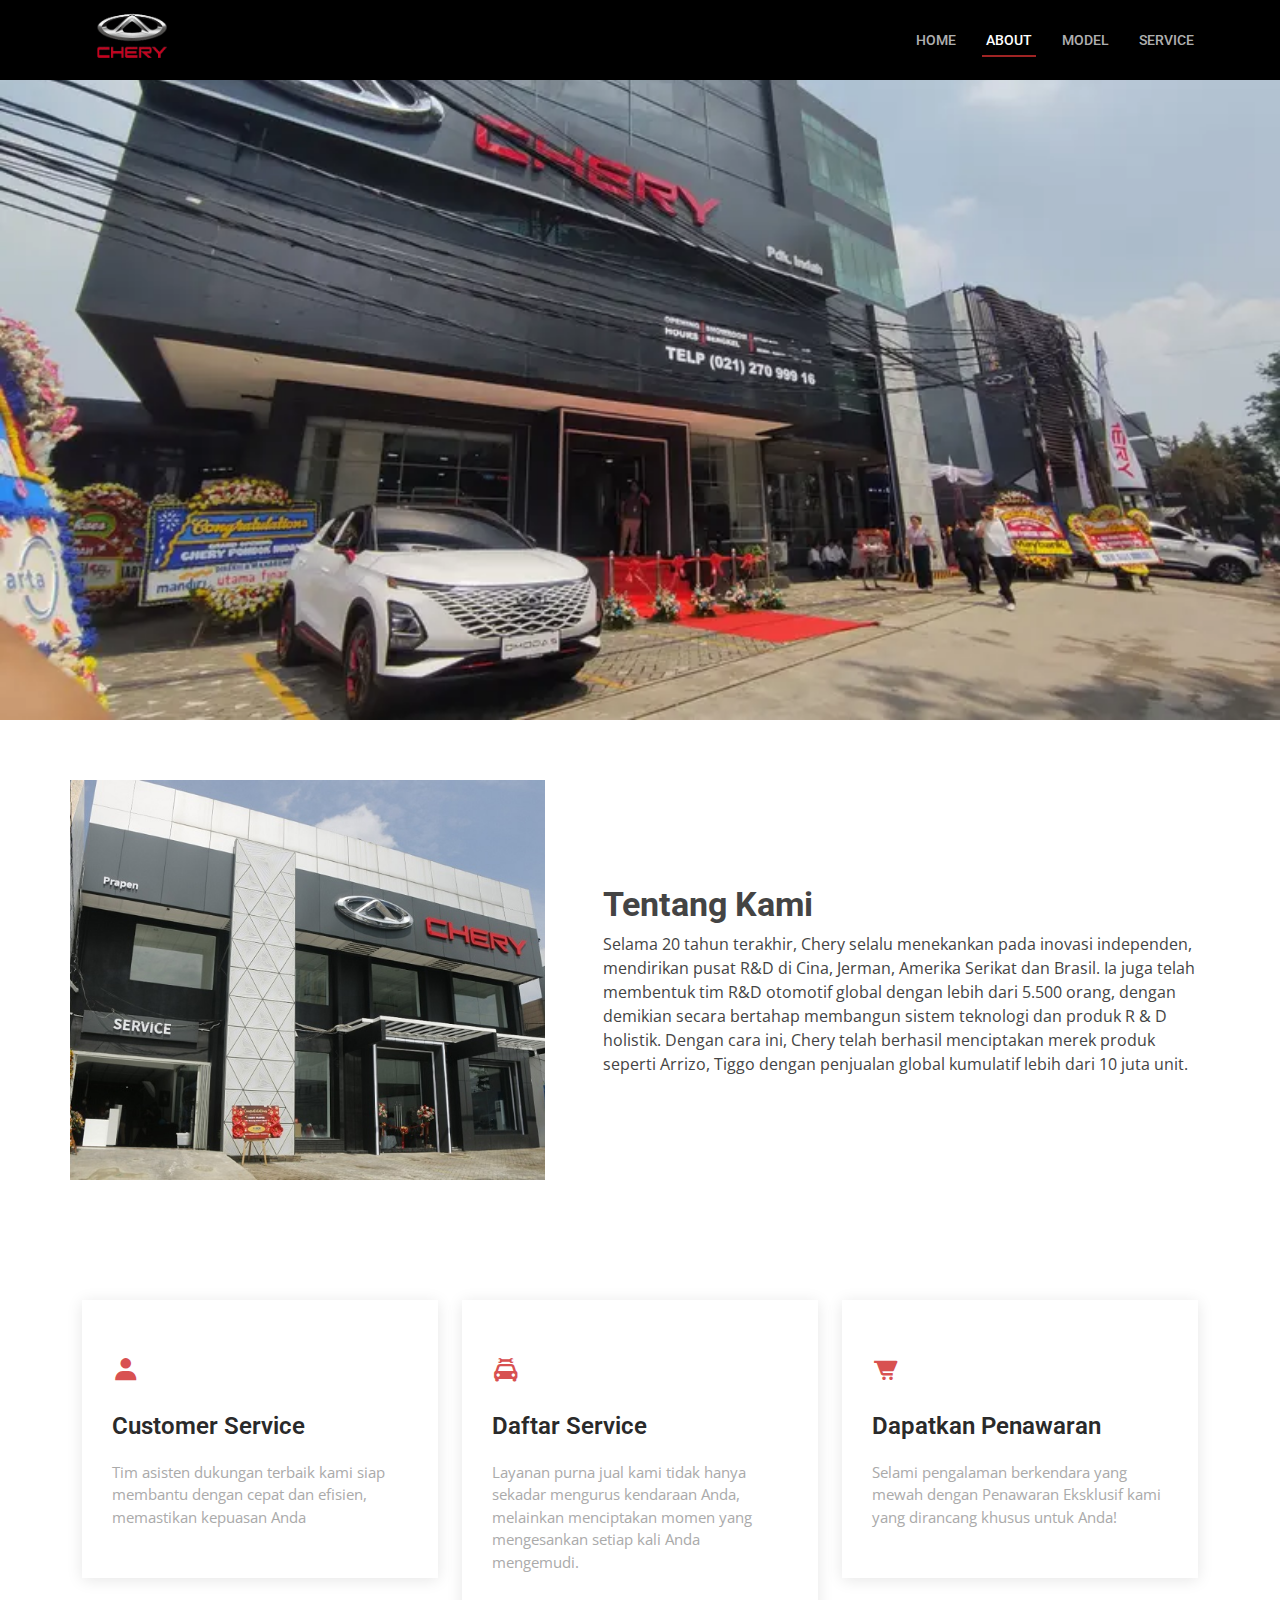
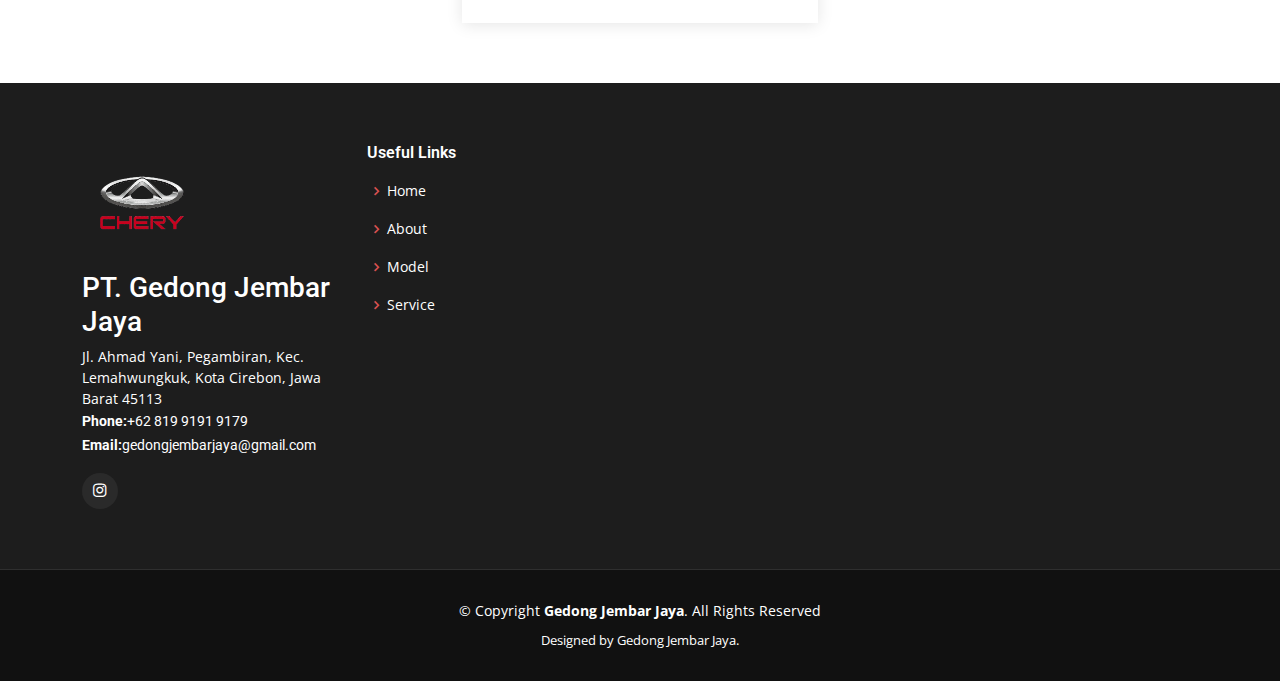
<file: about.html>
<!DOCTYPE html>
<html lang="en">

<head>
  <meta charset="utf-8">
  <meta content="width=device-width, initial-scale=1.0" name="viewport">

  <title>Chery Cirebon</title>
  <meta content="Chary Motor Cirebon" name="description">
  <meta content="" name="keywords">

  <!-- Favicons -->
  <link href="assets/img/chary-removebg-preview.png" rel="icon">
  <link href="assets/img/chary-removebg-preview.png" rel="chary-removebg-preview"> 

  <!-- Google Fonts -->
  <link href="https://fonts.googleapis.com/css?family=Open+Sans:300,300i,400,400i,600,600i,700,700i|Roboto:300,300i,400,400i,500,500i,600,600i,700,700i|Poppins:300,300i,400,400i,500,500i,600,600i,700,700i" rel="stylesheet">

  <!-- Vendor CSS Files -->
  <link href="assets/vendor/animate.css/animate.min.css" rel="stylesheet">
  <link href="assets/vendor/bootstrap/css/bootstrap.min.css" rel="stylesheet">
  <link href="assets/vendor/bootstrap-icons/bootstrap-icons.css" rel="stylesheet">
  <link href="assets/vendor/boxicons/css/boxicons.min.css" rel="stylesheet">
  <link href="assets/vendor/glightbox/css/glightbox.min.css" rel="stylesheet">
  <link href="assets/vendor/swiper/swiper-bundle.min.css" rel="stylesheet">
  <script>window.whatsformId = '3s2FBp';window.whatsformMessage = 'Pesan di WhatsApp';</script><script async src="https://whatsform.com/launcher.js"></script>
  <script async src="https://whatsform.com/launcher.js" id="wf-widget" data-id="3s2FBp" data-message="Pesan di WhatsApp" ></script>
  <!-- Template Main CSS File -->
  <link href="assets/css/style.css" rel="stylesheet">

  <!-- =======================================================
  * Template Name: Groovin
  * Updated: Sep 18 2023 with Bootstrap v5.3.2
  * Template URL: https://bootstrapmade.com/groovin-free-bootstrap-theme/
  * Author: BootstrapMade.com
  * License: https://bootstrapmade.com/license/
  ======================================================== -->
</head>

<body>

  <!-- ======= Header ======= -->
  <header id="header" class="fixed-top d-flex align-items-center">
    <div class="container d-flex align-items-center justify-content-between">

      <h1 class="logo"><a href="index.html"><img src="assets/img/chary-removebg-preview.png" alt="" ></a></h1>
      <!-- Uncomment below if you prefer to use an image logo -->
      <!-- <a href="index.html" class="logo"><img src="assets/img/logo.png" alt="" class="img-fluid"></a>-->

      <nav id="navbar" class="navbar">
        <ul>
          <li><a class="nav-link scrollto " href="index.html">Home</a></li>
          <li><a class="nav-link scrollto active" href="about.html">About</a></li>
          <li><a class="nav-link scrollto " href="model.html">Model</a></li>
          <li><a class="nav-link scrollto" href="https://docs.google.com/forms/d/e/1FAIpQLScWDVNHEycn4ak2Sy8E2SIZBmfEGKEh1wnEQr1R_g72WHatYg/viewform?usp=sf_link">Service</a></li>
         
         
          <!-- <li class="dropdown"><a href="#"><span>Drop Down</span> <i class="bi bi-chevron-down"></i></a>
            <ul>
              <li><a href="#">Drop Down 1</a></li>
              <li class="dropdown"><a href="#"><span>Deep Drop Down</span> <i class="bi bi-chevron-right"></i></a>
                <ul>
                  <li><a href="#">Deep Drop Down 1</a></li>
                  <li><a href="#">Deep Drop Down 2</a></li>
                  <li><a href="#">Deep Drop Down 3</a></li>
                  <li><a href="#">Deep Drop Down 4</a></li>
                  <li><a href="#">Deep Drop Down 5</a></li>
                </ul>
              </li>
              <li><a href="#">Drop Down 2</a></li>
              <li><a href="#">Drop Down 3</a></li>
              <li><a href="#">Drop Down 4</a></li>
            </ul>
          </li> -->
         
         
        </ul>
        <i class="bi bi-list mobile-nav-toggle"></i>
      </nav><!-- .navbar -->

    </div>
  </header><!-- End Header -->

  <img src="assets/img/car/005903500_1695214817-Chery_Pondok_Indah.webp" alt="" style="width:100%; height: 100hv;">

  <section id="about" class="about">
    <div class="container">

      <div class="row no-gutters">
        <div class="image col-xl-5 d-flex align-items-stretch justify-content-center justify-content-lg-start"></div>
        <div class="col-xl-7 ps-0 ps-lg-5 pe-lg-1 d-flex align-items-stretch">
          <div class="content d-flex flex-column justify-content-center">
            <h3>Tentang Kami </h3>
            <p>
              Selama 20 tahun terakhir, Chery selalu menekankan pada inovasi independen, mendirikan pusat R&D di Cina, Jerman, Amerika Serikat dan Brasil. Ia juga telah membentuk tim R&D otomotif global dengan lebih dari 5.500 orang, dengan demikian secara bertahap membangun sistem teknologi dan produk R & D holistik. Dengan cara ini, Chery telah berhasil menciptakan merek produk seperti Arrizo, Tiggo dengan penjualan global kumulatif lebih dari 10 juta unit.
            </p>
            
            <!-- <div class="row">
              <div class="col-md-6 icon-box">
                <i class="bx bx-receipt"></i>
                <h4>Corporis voluptates sit</h4>
                <p>Consequuntur sunt aut quasi enim aliquam quae harum pariatur laboris nisi ut aliquip</p>
              </div>
              <div class="col-md-6 icon-box">
                <i class="bx bx-cube-alt"></i>
                <h4>Ullamco laboris nisi</h4>
                <p>Excepteur sint occaecat cupidatat non proident, sunt in culpa qui officia deserunt</p>
              </div>
              <div class="col-md-6 icon-box">
                <i class="bx bx-images"></i>
                <h4>Labore consequatur</h4>
                <p>Aut suscipit aut cum nemo deleniti aut omnis. Doloribus ut maiores omnis facere</p>
              </div>
              <div class="col-md-6 icon-box">
                <i class="bx bx-shield"></i>
                <h4>Beatae veritatis</h4>
                <p>Expedita veritatis consequuntur nihil tempore laudantium vitae denat pacta</p>
              </div>
            </div> -->
          </div><!-- End .content-->
        </div>
      </div>

    </div>
  </section><!-- End About Section -->

  <!-- <section id="about" class="about">
    <div class="container">
      <div class="row">
       <div class="col-md-4">
        <h4>Tentang Kami</h4>
        <p>Lorem ipsum dolor sit, amet consectetur adipisicing elit. Odit aliquam autem porro saepe rem harum, ipsam modi ad! Iste culpa in accusamus quaerat deserunt. Corporis pariatur fugit sint necessitatibus corrupti?</p>

       </div>

       <div class="col-md-8">
        <h4>Tentang Kami</h4>
        <p>Lorem ipsum dolor sit, amet consectetur adipisicing elit. Odit aliquam autem porro saepe rem harum, ipsam modi ad! Iste culpa in accusamus quaerat deserunt. Corporis pariatur fugit sint necessitatibus corrupti?</p>

       </div>
      </div>

      </div>
      </section> -->
  
        <!--  ======= Why Us Section ======= -->
        <section id="why-us" class="why-us">
          <div class="container">
    
           
    
            <div class="row">
    
              <div class="col-lg-4">
                <div class="box">
                  <span><i class='bx bxs-user'></i></span>
                  <h4>Customer Service</h4>
                  <p>Tim asisten dukungan terbaik kami siap membantu dengan cepat dan efisien, memastikan kepuasan Anda</p>
                </div>
              </div>
              
              <div class="col-lg-4 mt-4 mt-lg-0">
                <div class="box">
                  <span><i class='bx bxs-car-mechanic'></i></span>
                  <h4> Daftar Service</h4>
                  <p> Layanan purna jual kami tidak hanya sekadar mengurus kendaraan Anda, melainkan menciptakan momen yang mengesankan setiap kali Anda mengemudi.</p>
                </div>
              </div>

              <div class="col-lg-4 mt-4 mt-lg-0">
                <div class="box">
                  <span><i class='bx bxs-cart-alt'></i></span>
                  <h4>Dapatkan Penawaran</h4>
                  <p>Selami pengalaman berkendara yang mewah dengan Penawaran Eksklusif kami yang dirancang khusus untuk Anda! </p>
                </div>
              </div>
    
             
    
            </div>
    
          </div>
        </section>
        <!-- End Why Us Section -->

 
 <!-- ======= Footer ======= -->
 <footer id="footer">
    <div class="footer-top">
      <div class="container">
        <div class="row">

          <div class="col-lg-3 col-md-6">
            <div class="footer-info">
              <h3><img src="assets/img/chary-removebg-preview.png" alt="" ></h3>
              <h3>PT. Gedong Jembar Jaya</h3>
              <a href="https://maps.app.goo.gl/UKqtTdDuXcYVuYpw5">Jl. Ahmad Yani, Pegambiran, Kec. Lemahwungkuk, Kota Cirebon, Jawa Barat 45113</a><p>
              
                <strong>Phone:</strong><a href="https://wa.me/6281991919179">+62 819 9191 9179</a> <br>
                <strong>Email:</strong><a href="maito:gedongjembarjaya@gmail.com">gedongjembarjaya@gmail.com</a><br>
              </p>
              <div class="social-links mt-3">
                <a href="https://www.instagram.com/chery.cirebon.official" class="instagram"><i class="bx bxl-instagram"></i></a>
              </div>
            </div>
          </div>

          <div class="col-lg-2 col-md-6 footer-links">
            <h4>Useful Links</h4>
            <ul>
              <li><i class="bx bx-chevron-right"></i> <a href="index.html">Home</a></li>
              <li><i class="bx bx-chevron-right"></i> <a href="about.html">About</a></li>
              <li><i class="bx bx-chevron-right"></i> <a href="model.html">Model</a></li>
              <li><i class="bx bx-chevron-right"></i> <a href="https://docs.google.com/forms/d/e/1FAIpQLScWDVNHEycn4ak2Sy8E2SIZBmfEGKEh1wnEQr1R_g72WHatYg/viewform?usp=sf_link">Service</a></li>
            </ul>
          </div>

          <!-- <div class="col-lg-3 col-md-6 footer-links">
            <h4>Our Services</h4>
            <ul>
              <li><i class="bx bx-chevron-right"></i> <a href="#">Web Design</a></li>
              <li><i class="bx bx-chevron-right"></i> <a href="#">Web Development</a></li>
              <li><i class="bx bx-chevron-right"></i> <a href="#">Product Management</a></li>
              <li><i class="bx bx-chevron-right"></i> <a href="#">Marketing</a></li>
              <li><i class="bx bx-chevron-right"></i> <a href="#">Graphic Design</a></li>
            </ul>
          </div>

          <div class="col-lg-4 col-md-6 footer-newsletter">
          
            <iframe src="https://whatsform.com/3s2FBp"  width="100%" height="100%" frameBorder="5"></iframe>
            </form>

          </div> -->

        </div>
      </div>
    </div>

    <div class="container">
      <div class="copyright">
        &copy; Copyright <strong><span>Gedong Jembar Jaya</span></strong>. All Rights Reserved
      </div>
      <div class="credits">
        <!-- All the links in the footer should remain intact. -->
        <!-- You can delete the links only if you purchased the pro version. -->
        <!-- Licensing information: https://bootstrapmade.com/license/ -->
        <!-- Purchase the pro version with working PHP/AJAX contact form: https://bootstrapmade.com/groovin-free-bootstrap-theme/ -->
        Designed by <a href="index.html">Gedong Jembar Jaya.</a>
      </div>
    </div>
  </footer><!-- End Footer -->

  <a href="#" class="back-to-top d-flex align-items-center justify-content-center"><i class="bi bi-arrow-up-short"></i></a>

 <!-- Vendor JS Files -->
  <script src="assets/vendor/purecounter/purecounter_vanilla.js"></script>
  <script src="assets/vendor/bootstrap/js/bootstrap.bundle.min.js"></script>
  <script src="assets/vendor/glightbox/js/glightbox.min.js"></script>
  <script src="assets/vendor/isotope-layout/isotope.pkgd.min.js"></script>
  <script src="assets/vendor/swiper/swiper-bundle.min.js"></script>
  <script src="assets/vendor/php-email-form/validate.js"></script>
 
 

  <!-- Template Main JS File -->
  <script src="assets/js/main.js"></script>

</body>

</html>
</file>
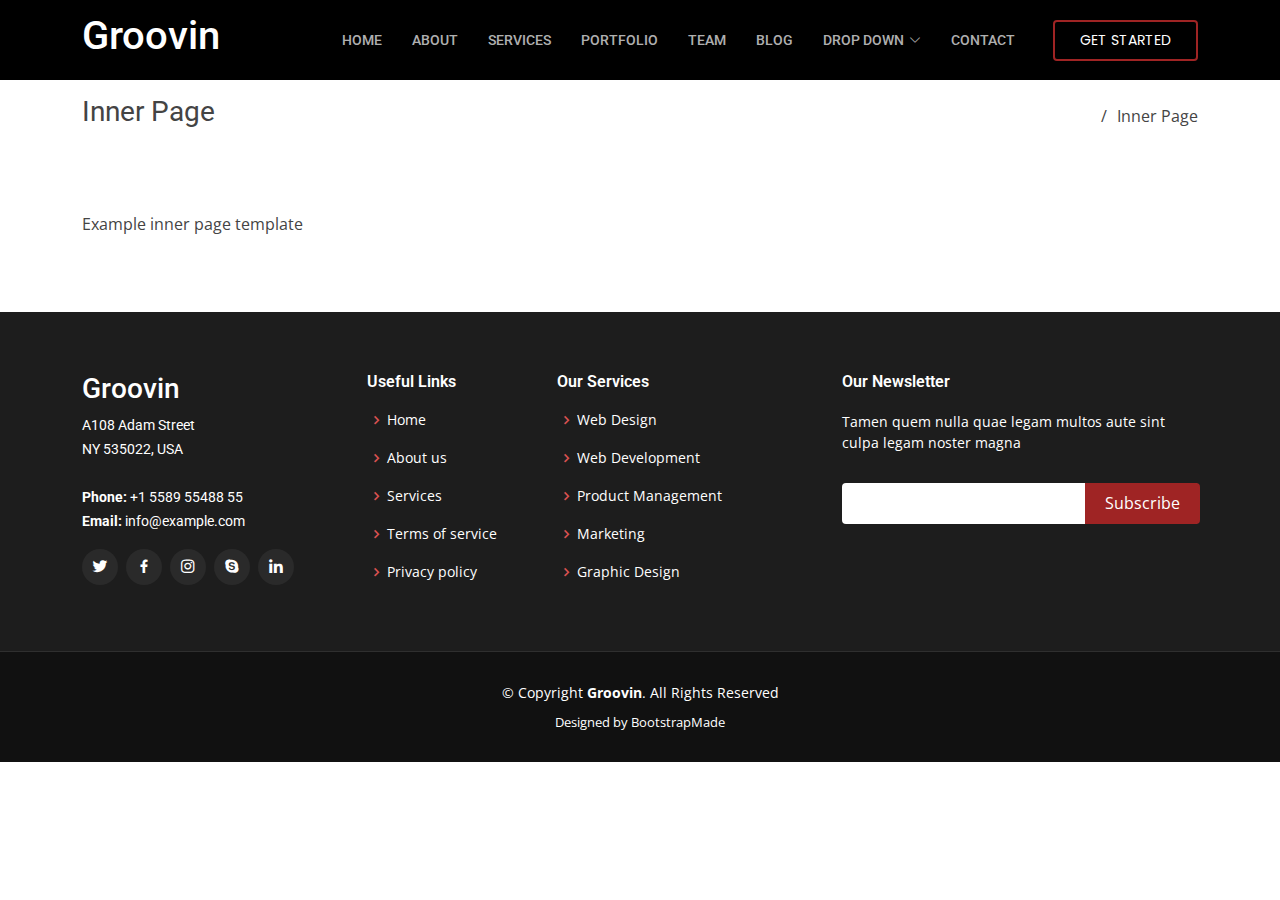
<file: inner-page.html>
<!DOCTYPE html>
<html lang="en">

<head>
  <meta charset="utf-8">
  <meta content="width=device-width, initial-scale=1.0" name="viewport">

  <title>Chery Cirebon</title>
  <meta content="" name="description">
  <meta content="" name="keywords">

  <!-- Favicons -->
  <link href="assets/img/favicon.png" rel="icon">
  <link href="assets/img/apple-touch-icon.png" rel="apple-touch-icon">

  <!-- Google Fonts -->
  <link href="https://fonts.googleapis.com/css?family=Open+Sans:300,300i,400,400i,600,600i,700,700i|Roboto:300,300i,400,400i,500,500i,600,600i,700,700i|Poppins:300,300i,400,400i,500,500i,600,600i,700,700i" rel="stylesheet">

  <!-- Vendor CSS Files -->
  <link href="assets/vendor/animate.css/animate.min.css" rel="stylesheet">
  <link href="assets/vendor/bootstrap/css/bootstrap.min.css" rel="stylesheet">
  <link href="assets/vendor/bootstrap-icons/bootstrap-icons.css" rel="stylesheet">
  <link href="assets/vendor/boxicons/css/boxicons.min.css" rel="stylesheet">
  <link href="assets/vendor/glightbox/css/glightbox.min.css" rel="stylesheet">
  <link href="assets/vendor/swiper/swiper-bundle.min.css" rel="stylesheet">

  <!-- Template Main CSS File -->
  <link href="assets/css/style.css" rel="stylesheet">

  <!-- =======================================================
  * Template Name: Groovin
  * Updated: Sep 18 2023 with Bootstrap v5.3.2
  * Template URL: https://bootstrapmade.com/groovin-free-bootstrap-theme/
  * Author: BootstrapMade.com
  * License: https://bootstrapmade.com/license/
  ======================================================== -->
</head>

<body>

  <!-- ======= Header ======= -->
  <header id="header" class="fixed-top d-flex align-items-center">
    <div class="container d-flex align-items-center justify-content-between">

      <h1 class="logo"><a href="index.html">Groovin</a></h1>
      <!-- Uncomment below if you prefer to use an image logo -->
      <!-- <a href="index.html" class="logo"><img src="assets/img/logo.png" alt="" class="img-fluid"></a>-->

      <nav id="navbar" class="navbar">
        <ul>
          <li><a class="nav-link scrollto " href="#hero">Home</a></li>
          <li><a class="nav-link scrollto" href="#about">About</a></li>
          <li><a class="nav-link scrollto" href="#services">Services</a></li>
          <li><a class="nav-link scrollto " href="#portfolio">Portfolio</a></li>
          <li><a class="nav-link scrollto" href="#team">Team</a></li>
          <li><a href="blog.html">Blog</a></li>
          <li class="dropdown"><a href="#"><span>Drop Down</span> <i class="bi bi-chevron-down"></i></a>
            <ul>
              <li><a href="#">Drop Down 1</a></li>
              <li class="dropdown"><a href="#"><span>Deep Drop Down</span> <i class="bi bi-chevron-right"></i></a>
                <ul>
                  <li><a href="#">Deep Drop Down 1</a></li>
                  <li><a href="#">Deep Drop Down 2</a></li>
                  <li><a href="#">Deep Drop Down 3</a></li>
                  <li><a href="#">Deep Drop Down 4</a></li>
                  <li><a href="#">Deep Drop Down 5</a></li>
                </ul>
              </li>
              <li><a href="#">Drop Down 2</a></li>
              <li><a href="#">Drop Down 3</a></li>
              <li><a href="#">Drop Down 4</a></li>
            </ul>
          </li>
          <li><a class="nav-link scrollto" href="#contact">Contact</a></li>
          <li><a class="getstarted scrollto" href="#about">Get Started</a></li>
        </ul>
        <i class="bi bi-list mobile-nav-toggle"></i>
      </nav><!-- .navbar -->

    </div>
  </header><!-- End Header -->

  <main id="main">

    <!-- ======= Breadcrumbs ======= -->
    <section class="breadcrumbs">
      <div class="container">

        <div class="d-flex justify-content-between align-items-center">
          <h2>Inner Page</h2>
          <ol>
            <li><a href="index.html">Home</a></li>
            <li>Inner Page</li>
          </ol>
        </div>

      </div>
    </section><!-- End Breadcrumbs -->

    <section class="inner-page">
      <div class="container">
        <p>
          Example inner page template
        </p>
      </div>
    </section>

  </main><!-- End #main -->

  <!-- ======= Footer ======= -->
  <footer id="footer">
    <div class="footer-top">
      <div class="container">
        <div class="row">

          <div class="col-lg-3 col-md-6">
            <div class="footer-info">
              <h3>Groovin</h3>
              <p>
                A108 Adam Street <br>
                NY 535022, USA<br><br>
                <strong>Phone:</strong> +1 5589 55488 55<br>
                <strong>Email:</strong> info@example.com<br>
              </p>
              <div class="social-links mt-3">
                <a href="#" class="twitter"><i class="bx bxl-twitter"></i></a>
                <a href="#" class="facebook"><i class="bx bxl-facebook"></i></a>
                <a href="#" class="instagram"><i class="bx bxl-instagram"></i></a>
                <a href="#" class="google-plus"><i class="bx bxl-skype"></i></a>
                <a href="#" class="linkedin"><i class="bx bxl-linkedin"></i></a>
              </div>
            </div>
          </div>

          <div class="col-lg-2 col-md-6 footer-links">
            <h4>Useful Links</h4>
            <ul>
              <li><i class="bx bx-chevron-right"></i> <a href="#">Home</a></li>
              <li><i class="bx bx-chevron-right"></i> <a href="#">About us</a></li>
              <li><i class="bx bx-chevron-right"></i> <a href="#">Services</a></li>
              <li><i class="bx bx-chevron-right"></i> <a href="#">Terms of service</a></li>
              <li><i class="bx bx-chevron-right"></i> <a href="#">Privacy policy</a></li>
            </ul>
          </div>

          <div class="col-lg-3 col-md-6 footer-links">
            <h4>Our Services</h4>
            <ul>
              <li><i class="bx bx-chevron-right"></i> <a href="#">Web Design</a></li>
              <li><i class="bx bx-chevron-right"></i> <a href="#">Web Development</a></li>
              <li><i class="bx bx-chevron-right"></i> <a href="#">Product Management</a></li>
              <li><i class="bx bx-chevron-right"></i> <a href="#">Marketing</a></li>
              <li><i class="bx bx-chevron-right"></i> <a href="#">Graphic Design</a></li>
            </ul>
          </div>

          <div class="col-lg-4 col-md-6 footer-newsletter">
            <h4>Our Newsletter</h4>
            <p>Tamen quem nulla quae legam multos aute sint culpa legam noster magna</p>
            <form action="" method="post">
              <input type="email" name="email"><input type="submit" value="Subscribe">
            </form>

          </div>

        </div>
      </div>
    </div>

    <div class="container">
      <div class="copyright">
        &copy; Copyright <strong><span>Groovin</span></strong>. All Rights Reserved
      </div>
      <div class="credits">
        <!-- All the links in the footer should remain intact. -->
        <!-- You can delete the links only if you purchased the pro version. -->
        <!-- Licensing information: https://bootstrapmade.com/license/ -->
        <!-- Purchase the pro version with working PHP/AJAX contact form: https://bootstrapmade.com/groovin-free-bootstrap-theme/ -->
        Designed by <a href="https://bootstrapmade.com/">BootstrapMade</a>
      </div>
    </div>
  </footer><!-- End Footer -->

  <a href="#" class="back-to-top d-flex align-items-center justify-content-center"><i class="bi bi-arrow-up-short"></i></a>

  <!-- Vendor JS Files -->
  <script src="assets/vendor/purecounter/purecounter_vanilla.js"></script>
  <script src="assets/vendor/bootstrap/js/bootstrap.bundle.min.js"></script>
  <script src="assets/vendor/glightbox/js/glightbox.min.js"></script>
  <script src="assets/vendor/isotope-layout/isotope.pkgd.min.js"></script>
  <script src="assets/vendor/swiper/swiper-bundle.min.js"></script>
  <script src="assets/vendor/php-email-form/validate.js"></script>

  <!-- Template Main JS File -->
  <script src="assets/js/main.js"></script>

</body>

</html>
</file>
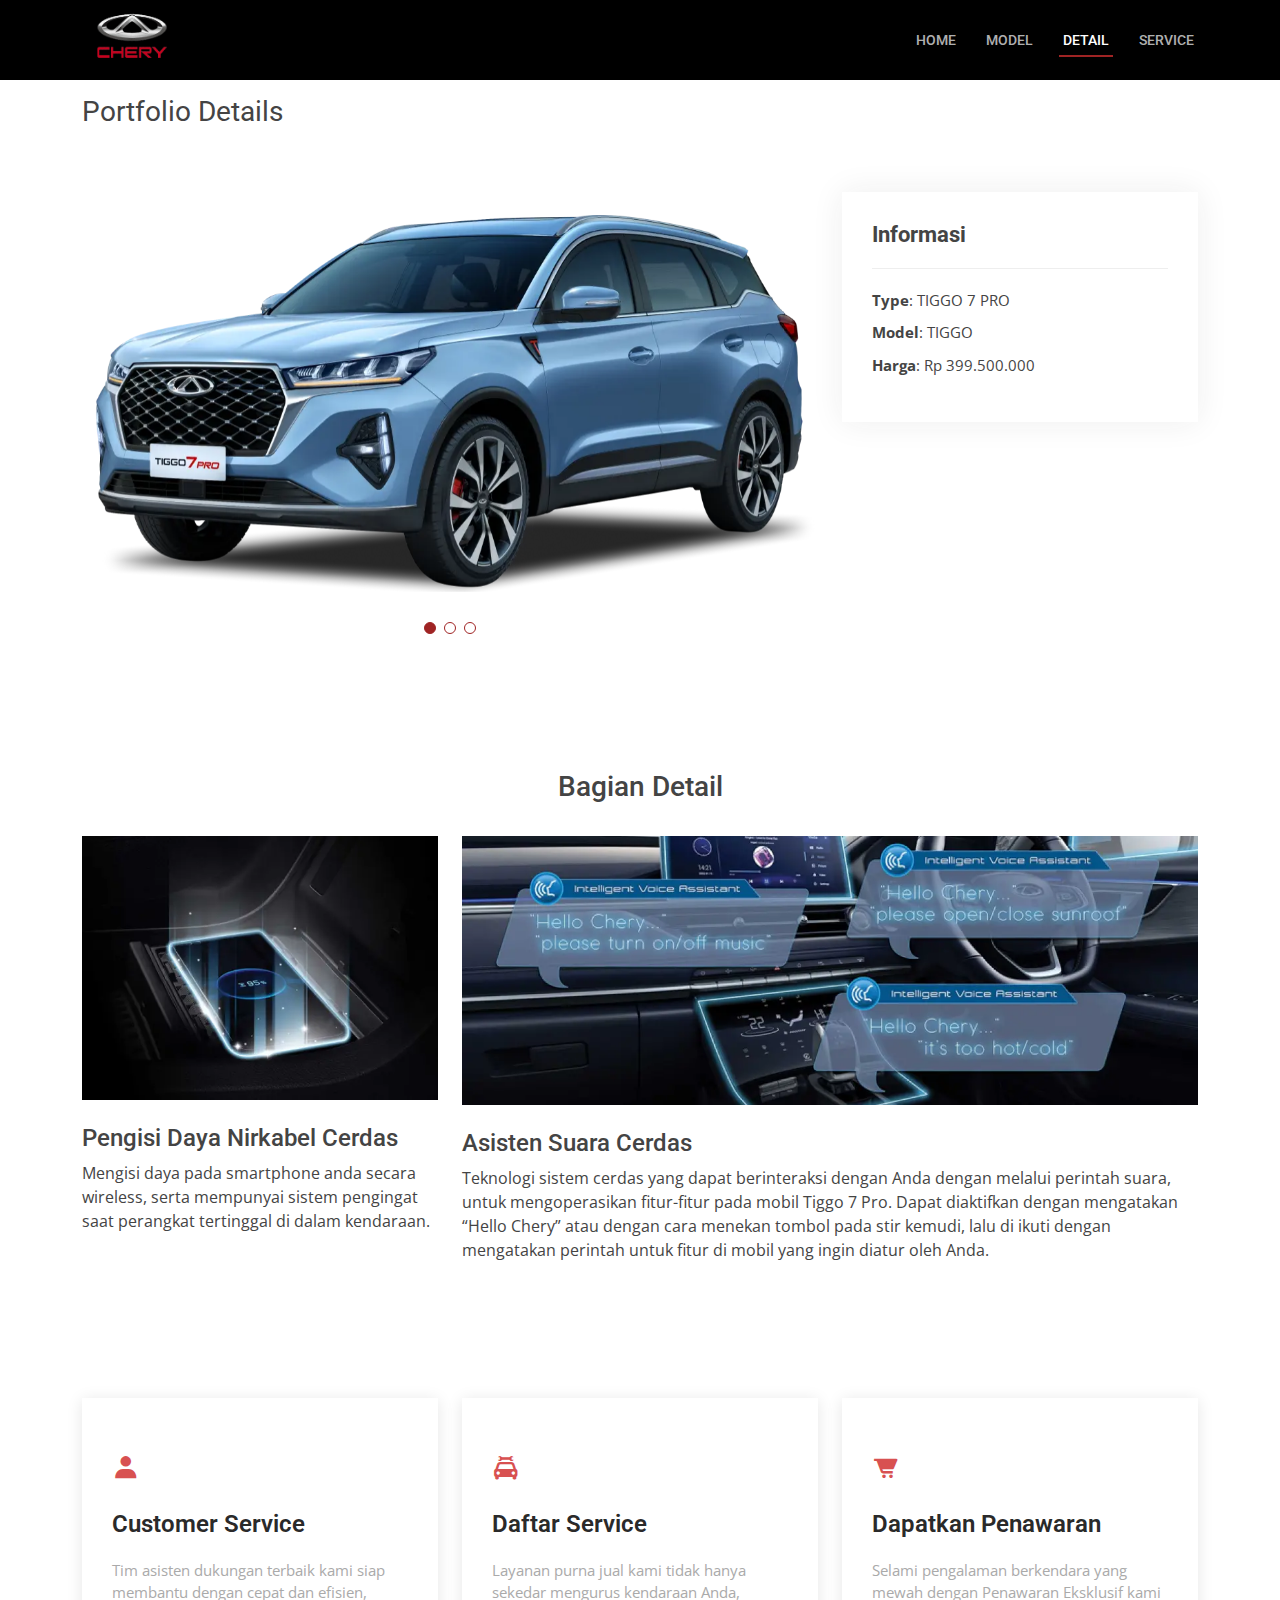
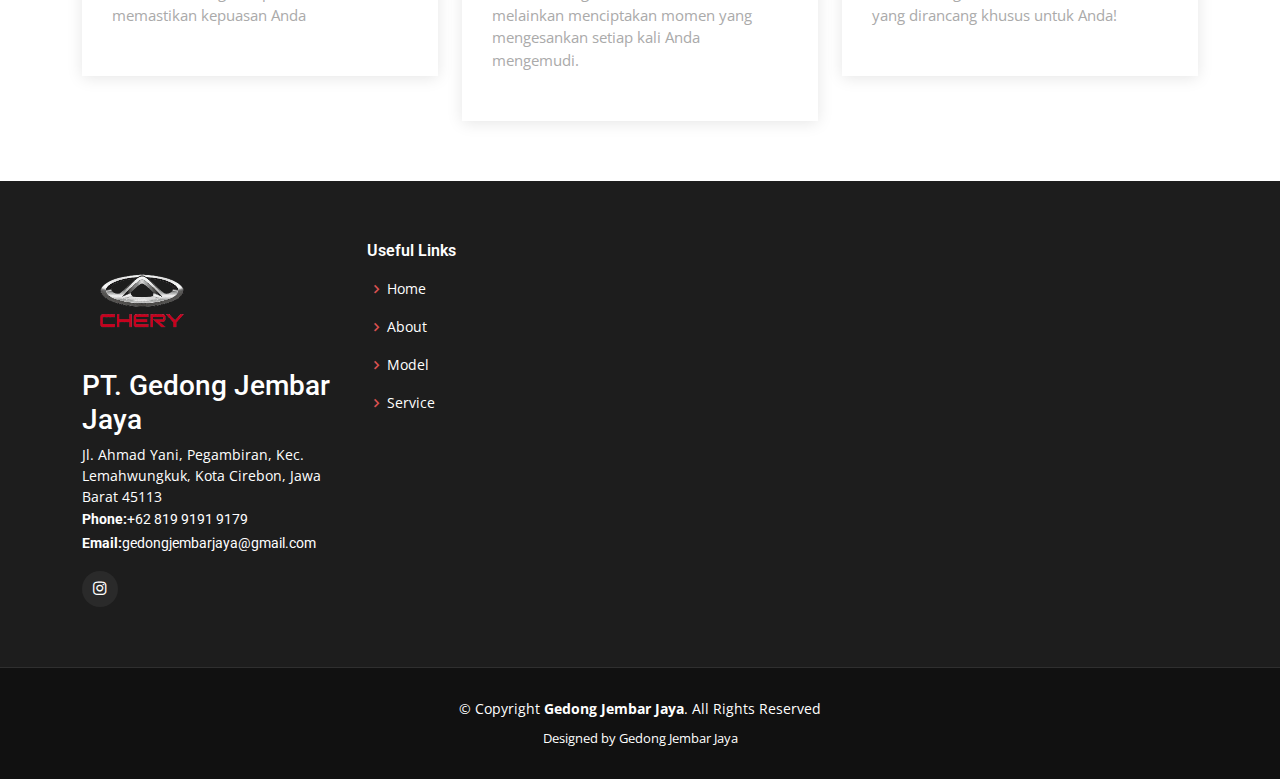
<file: portfolio-details.html>
<!DOCTYPE html>
<html lang="en">

<head>
  <meta charset="utf-8">
  <meta content="width=device-width, initial-scale=1.0" name="viewport">

  <title>Chery Cirebon</title>
  <meta content="Chary Motor Cirebon" name="description">
  <meta content="" name="keywords">

  <!-- Favicons -->
  <link href="assets/img/chary-removebg-preview.png" rel="icon">
  <link href="assets/img/chary-removebg-preview.png" rel="chary-removebg-preview"> 

  <!-- Google Fonts -->
  <link href="https://fonts.googleapis.com/css?family=Open+Sans:300,300i,400,400i,600,600i,700,700i|Roboto:300,300i,400,400i,500,500i,600,600i,700,700i|Poppins:300,300i,400,400i,500,500i,600,600i,700,700i" rel="stylesheet">

  <!-- Vendor CSS Files -->
  <link href="assets/vendor/animate.css/animate.min.css" rel="stylesheet">
  <link href="assets/vendor/bootstrap/css/bootstrap.min.css" rel="stylesheet">
  <link href="assets/vendor/bootstrap-icons/bootstrap-icons.css" rel="stylesheet">
  <link href="assets/vendor/boxicons/css/boxicons.min.css" rel="stylesheet">
  <link href="assets/vendor/glightbox/css/glightbox.min.css" rel="stylesheet">
  <link href="assets/vendor/swiper/swiper-bundle.min.css" rel="stylesheet">
  <script>window.whatsformId = '3s2FBp';window.whatsformMessage = 'Pesan di WhatsApp';</script><script async src="https://whatsform.com/launcher.js"></script>
  <script async src="https://whatsform.com/launcher.js" id="wf-widget" data-id="3s2FBp" data-message="Pesan di WhatsApp" ></script>
  <!-- Template Main CSS File -->
  <link href="assets/css/style.css" rel="stylesheet">

  <!-- =======================================================
  * Template Name: Groovin
  * Updated: Sep 18 2023 with Bootstrap v5.3.2
  * Template URL: https://bootstrapmade.com/groovin-free-bootstrap-theme/
  * Author: BootstrapMade.com
  * License: https://bootstrapmade.com/license/
  ======================================================== -->
</head>

<body>

  <!-- ======= Header ======= -->
  <header id="header" class="fixed-top d-flex align-items-center">
    <div class="container d-flex align-items-center justify-content-between">

      <h1 class="logo"><a href="index.html"><img src="assets/img/chary-removebg-preview.png" alt="" ></a></h1>
      <!-- Uncomment below if you prefer to use an image logo -->
      <!-- <a href="index.html" class="logo"><img src="assets/img/logo.png" alt="" class="img-fluid"></a>-->

      <nav id="navbar" class="navbar">
        <ul>
          <li><a class="nav-link scrollto " href="index.html">Home</a></li>
          <li><a class="nav-link scrollto " href="model.html">Model</a></li>
          <li><a class="nav-link scrollto active" href="about.html">Detail</a></li>
     
          <li><a class="nav-link scrollto" href="https://docs.google.com/forms/d/e/1FAIpQLScWDVNHEycn4ak2Sy8E2SIZBmfEGKEh1wnEQr1R_g72WHatYg/viewform?usp=sf_link">Service</a></li>
         
          <!-- <li class="dropdown"><a href="#"><span>Drop Down</span> <i class="bi bi-chevron-down"></i></a>
            <ul>
              <li><a href="#">Drop Down 1</a></li>
              <li class="dropdown"><a href="#"><span>Deep Drop Down</span> <i class="bi bi-chevron-right"></i></a>
                <ul>
                  <li><a href="#">Deep Drop Down 1</a></li>
                  <li><a href="#">Deep Drop Down 2</a></li>
                  <li><a href="#">Deep Drop Down 3</a></li>
                  <li><a href="#">Deep Drop Down 4</a></li>
                  <li><a href="#">Deep Drop Down 5</a></li>
                </ul>
              </li>
              <li><a href="#">Drop Down 2</a></li>
              <li><a href="#">Drop Down 3</a></li>
              <li><a href="#">Drop Down 4</a></li>
            </ul>
          </li> -->
         
         
        </ul>
        <i class="bi bi-list mobile-nav-toggle"></i>
      </nav><!-- .navbar -->

    </div>
  </header><!-- End Header -->
  <main id="main">

    <!-- ======= Breadcrumbs ======= -->
    <section id="breadcrumbs" class="breadcrumbs">
      <div class="container">
        <div class="d-flex justify-content-between align-items-center">
          <h2>Portfolio Details</h2>
        </div>
      </div>
    </section><!-- End Breadcrumbs -->

    

    <!-- ======= Portfolio Details Section ======= -->
    <section id="portfolio-details" class="portfolio-details">
      <div class="container">

        <div class="row gy-4">

          <div class="col-lg-8">
            <div class="portfolio-details-slider swiper">
              <div class="swiper-wrapper align-items-center">

                <div class="swiper-slide">
                  <img src="assets/img/detail/tiggo7pro.webp" alt="">
                </div>

                <div class="swiper-slide">
                  <img src="assets/img/detail/tiggo7pro1.webp" alt="">
                </div>

                <div class="swiper-slide">
                  <img src="assets/img/detail/tiggo7pro2.webp" alt="">
                </div>

              </div>
              <div class="swiper-pagination"></div>
            </div>
          </div>

          <div class="col-lg-4">
            <div class="portfolio-info">
              <h3> Informasi</h3>
              <ul>
                <li><strong>Type</strong>: TIGGO 7 PRO</li>
                <li><strong>Model</strong>: TIGGO</li>
                <li><strong>Harga</strong>: Rp 399.500.000</li>
              </ul>
            </div>
           
          </div>

        </div>

      </div>
    </section><!-- End Portfolio Details Section -->

  </main><!-- End #main -->

  <section id="about" class="about">
    <h3 style="text-align: center;">Bagian Detail</h3>
    <br>
    <div class="container">
      <div class="row">
       <div class="col-md-4">
        <img src="assets/img/detail/intellegent-wireless.webp" alt="" style="width:100% ;">
        <br>
        <br>
        <h4>Pengisi Daya Nirkabel Cerdas</h4>
        <p>Mengisi daya pada smartphone anda secara wireless, serta mempunyai sistem pengingat saat perangkat tertinggal di dalam kendaraan.
          </p>

       </div>

       <div class="col-md-8">
        <img src="assets/img/detail/intellegent-voice.webp" alt="" style="width:100% ;">
        <br>
        <br>
        <h4>Asisten Suara Cerdas</h4>
        <p>Teknologi sistem cerdas yang dapat berinteraksi dengan Anda dengan melalui perintah suara, untuk mengoperasikan fitur-fitur pada mobil Tiggo 7 Pro. Dapat diaktifkan dengan mengatakan “Hello Chery” atau dengan cara menekan tombol pada stir kemudi, lalu di ikuti dengan mengatakan perintah untuk fitur di mobil yang ingin diatur oleh Anda.</p>

       </div>
      </div>

      </div>
      </section>
  
      
        <!--  ======= Why Us Section ======= -->
        <section id="why-us" class="why-us">
          <div class="container">
    
           
    
            <div class="row">
    
              <div class="col-lg-4">
                <div class="box">
                  <span><i class='bx bxs-user'></i></span>
                  <h4>Customer Service</h4>
                  <p>Tim asisten dukungan terbaik kami siap membantu dengan cepat dan efisien, memastikan kepuasan Anda</p>
                </div>
              </div>
              
              <div class="col-lg-4 mt-4 mt-lg-0">
                <div class="box">
                  <span><i class='bx bxs-car-mechanic'></i></span>
                  <h4>Daftar Service</h4>
                  <p> Layanan purna jual kami tidak hanya sekedar mengurus kendaraan Anda, melainkan menciptakan momen yang mengesankan setiap kali Anda mengemudi.</p>
                </div>
              </div>

              <div class="col-lg-4 mt-4 mt-lg-0">
                <div class="box">
                  <span><i class='bx bxs-cart-alt'></i></span>
                  <h4>Dapatkan Penawaran</h4>
                  <p>Selami pengalaman berkendara yang mewah dengan Penawaran Eksklusif kami yang dirancang khusus untuk Anda! </p>
                </div>
              </div>
    
             
    
            </div>
    
          </div>
        </section>
        <!-- End Why Us Section -->

 <!-- ======= Footer ======= -->
 <footer id="footer">
  <div class="footer-top">
    <div class="container">
      <div class="row">

        <div class="col-lg-3 col-md-6">
          <div class="footer-info">
            <h3><img src="assets/img/chary-removebg-preview.png" alt="" ></h3>
            <h3>PT. Gedong Jembar Jaya</h3>
            <a href="https://maps.app.goo.gl/UKqtTdDuXcYVuYpw5">Jl. Ahmad Yani, Pegambiran, Kec. Lemahwungkuk, Kota Cirebon, Jawa Barat 45113</a><p>
            
              <strong>Phone:</strong><a href="https://wa.me/6281991919179">+62 819 9191 9179</a> <br>
              <strong>Email:</strong><a href="mailto:gedongjembarjaya@gmail.com">gedongjembarjaya@gmail.com</a><br>
            </p>
            <div class="social-links mt-3">
              <a href="https://www.instagram.com/chery.cirebon.official/" class="instagram"><i class="bx bxl-instagram"></i></a>
            </div>
          </div>
        </div>

        <div class="col-lg-2 col-md-6 footer-links">
          <h4>Useful Links</h4>
          <ul>
            <li><i class="bx bx-chevron-right"></i> <a href="index.html">Home</a></li>
            <li><i class="bx bx-chevron-right"></i> <a href="about.html">About</a></li>
            <li><i class="bx bx-chevron-right"></i> <a href="model.html">Model</a></li>
            <li><i class="bx bx-chevron-right"></i> <a href="https://docs.google.com/forms/d/e/1FAIpQLScWDVNHEycn4ak2Sy8E2SIZBmfEGKEh1wnEQr1R_g72WHatYg/viewform?usp=sf_link">Service</a></li>
          </ul>
        </div>
        
        <!--<div class="col-lg-4 col-md-6 footer-newsletter">
          <h4>Our Newsletter</h4>
          <iframe src="https://whatsform.com/3s2FBp"  width="100%" height="100%" frameBorder="5"></iframe>
          </form>

        </div> -->

      </div>
    </div>
  </div>

  <div class="container">
    <div class="copyright">
      &copy; Copyright <strong><span>Gedong Jembar Jaya</span></strong>. All Rights Reserved
    </div>
    <div class="credits">
      <!-- All the links in the footer should remain intact. -->
      <!-- You can delete the links only if you purchased the pro version. -->
      <!-- Licensing information: https://bootstrapmade.com/license/ -->
      <!-- Purchase the pro version with working PHP/AJAX contact form: https://bootstrapmade.com/groovin-free-bootstrap-theme/ -->
      Designed by <a href="index.html">Gedong Jembar Jaya</a>
    </div>
  </div>
</footer><!-- End Footer -->

<a href="#" class="back-to-top d-flex align-items-center justify-content-center"><i class="bi bi-arrow-up-short"></i></a>


   

<!-- Vendor JS Files -->
<script src="assets/vendor/purecounter/purecounter_vanilla.js"></script>
<script src="assets/vendor/bootstrap/js/bootstrap.bundle.min.js"></script>
<script src="assets/vendor/glightbox/js/glightbox.min.js"></script>
<script src="assets/vendor/isotope-layout/isotope.pkgd.min.js"></script>
<script src="assets/vendor/swiper/swiper-bundle.min.js"></script>
<script src="assets/vendor/php-email-form/validate.js"></script>

<!-- Template Main JS File -->
<script src="assets/js/main.js"></script>

</body>

</html>
</file>
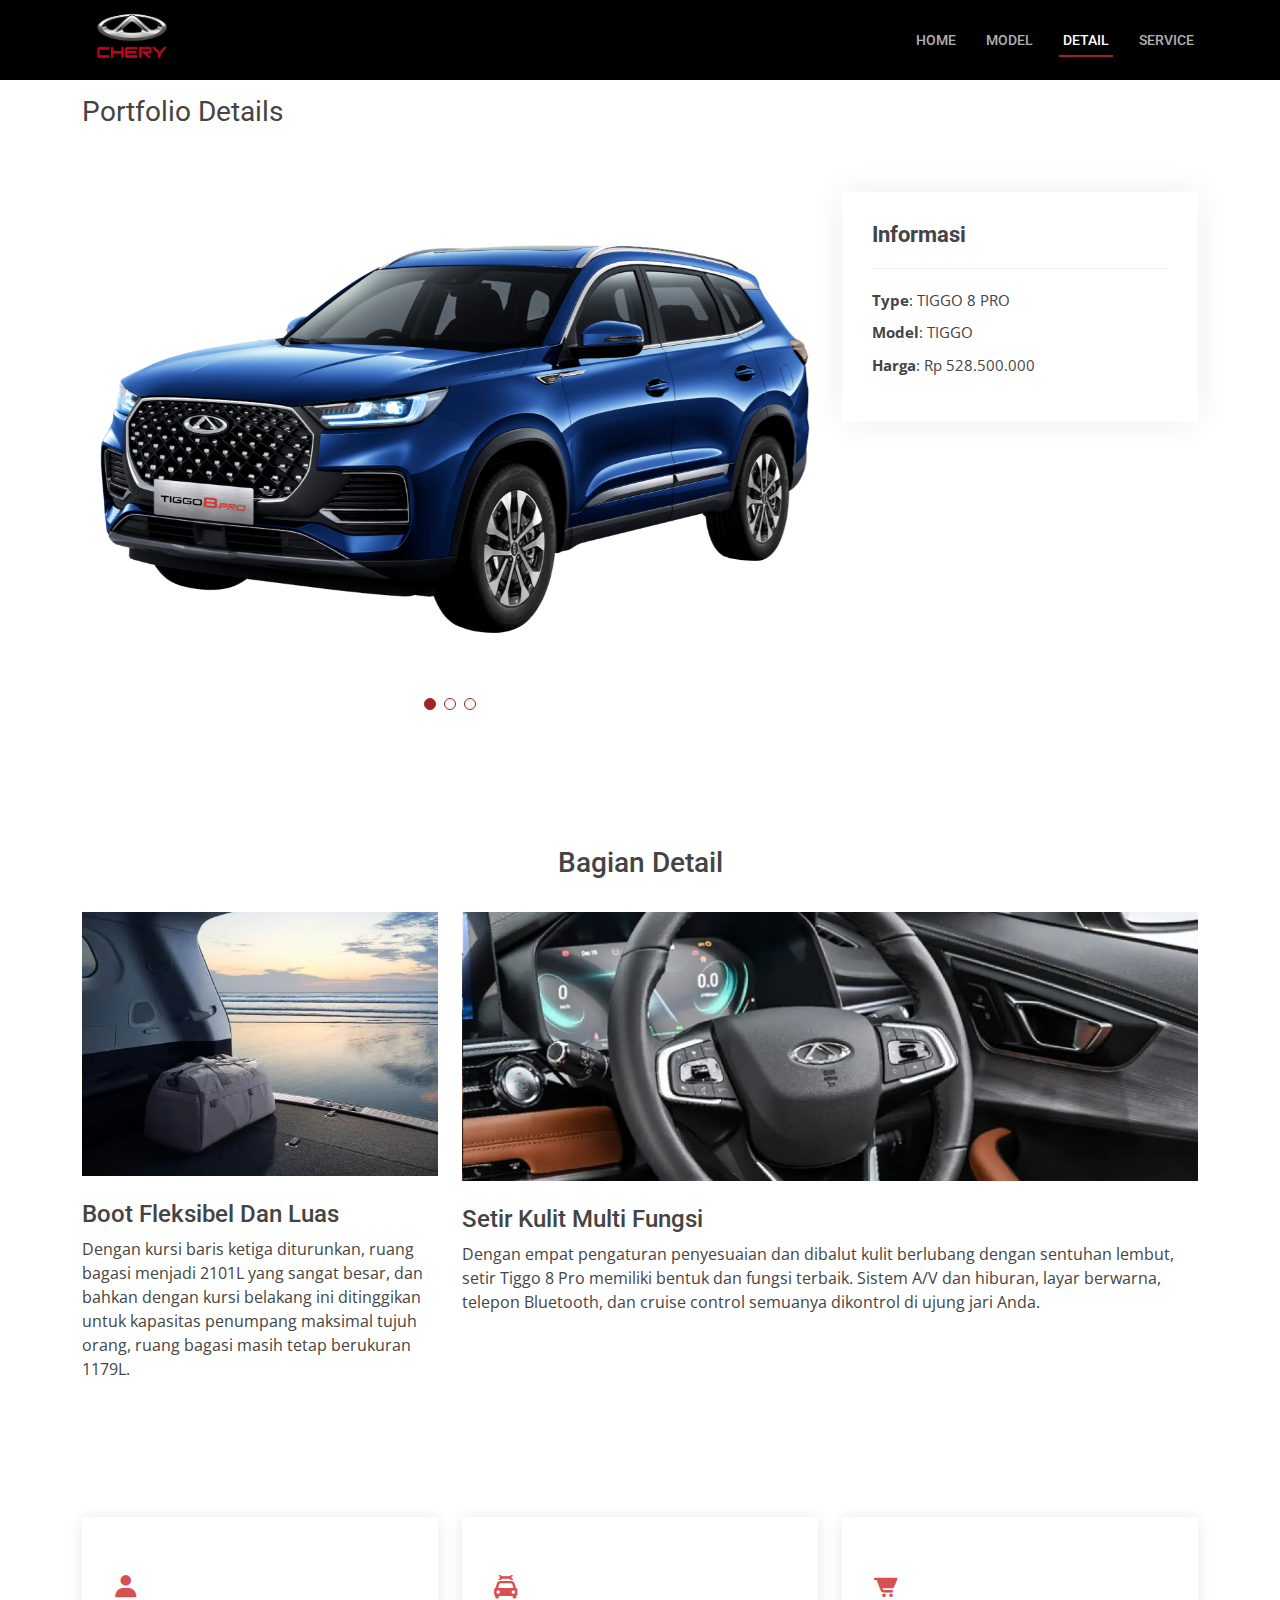
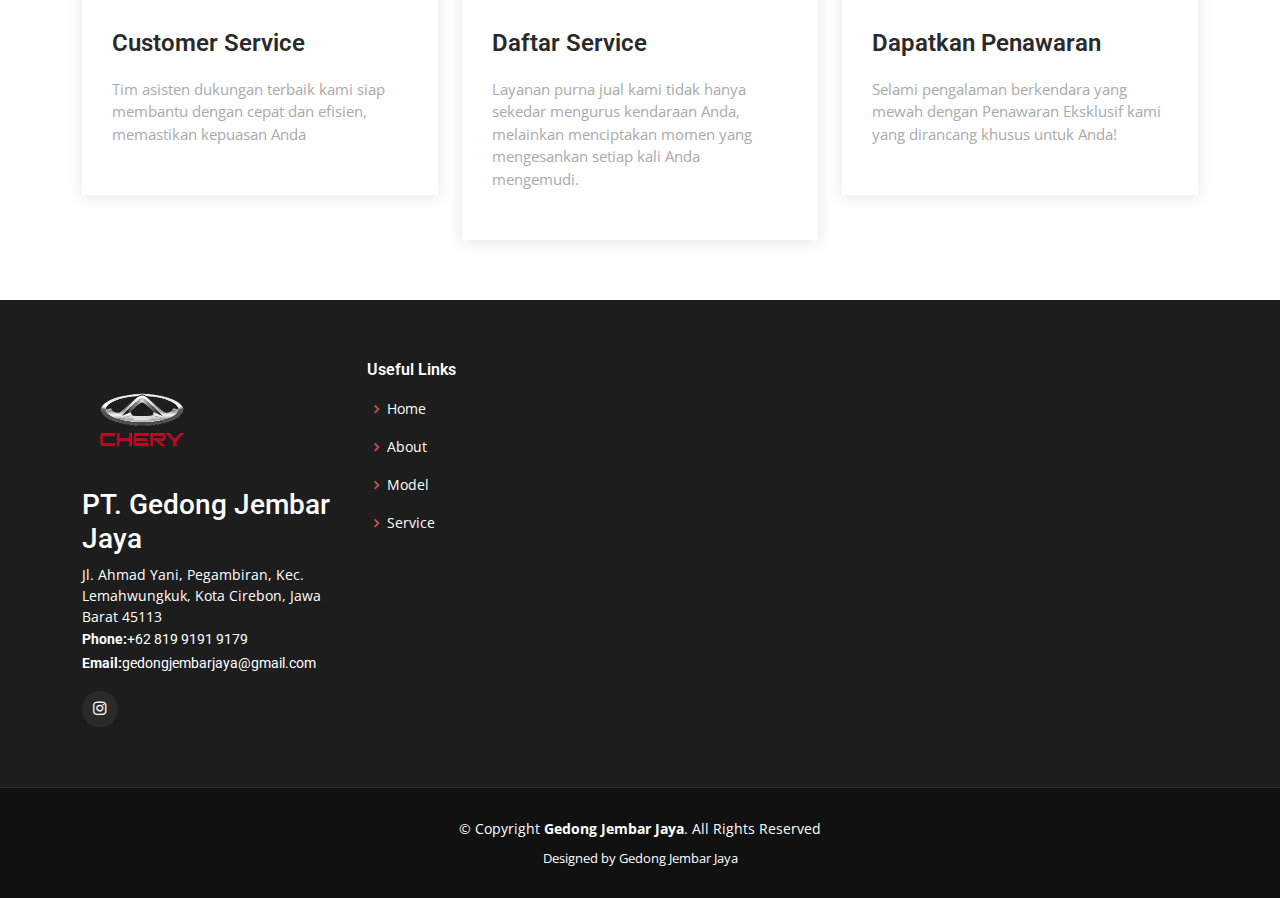
<file: portfolio-details1.html>
<!DOCTYPE html>
<html lang="en">

<head>
  <meta charset="utf-8">
  <meta content="width=device-width, initial-scale=1.0" name="viewport">

  <title>Chery Cirebon</title>
  <meta content="Chary Motor Cirebon" name="description">
  <meta content="" name="keywords">

  <!-- Favicons -->
  <link href="assets/img/chary-removebg-preview.png" rel="icon">
  <link href="assets/img/chary-removebg-preview.png" rel="chary-removebg-preview"> 

  <!-- Google Fonts -->
  <link href="https://fonts.googleapis.com/css?family=Open+Sans:300,300i,400,400i,600,600i,700,700i|Roboto:300,300i,400,400i,500,500i,600,600i,700,700i|Poppins:300,300i,400,400i,500,500i,600,600i,700,700i" rel="stylesheet">

  <!-- Vendor CSS Files -->
  <link href="assets/vendor/animate.css/animate.min.css" rel="stylesheet">
  <link href="assets/vendor/bootstrap/css/bootstrap.min.css" rel="stylesheet">
  <link href="assets/vendor/bootstrap-icons/bootstrap-icons.css" rel="stylesheet">
  <link href="assets/vendor/boxicons/css/boxicons.min.css" rel="stylesheet">
  <link href="assets/vendor/glightbox/css/glightbox.min.css" rel="stylesheet">
  <link href="assets/vendor/swiper/swiper-bundle.min.css" rel="stylesheet">
  <script>window.whatsformId = '3s2FBp';window.whatsformMessage = 'Pesan di WhatsApp';</script><script async src="https://whatsform.com/launcher.js"></script>
  <script async src="https://whatsform.com/launcher.js" id="wf-widget" data-id="3s2FBp" data-message="Pesan di WhatsApp" ></script>
  <!-- Template Main CSS File -->
  <link href="assets/css/style.css" rel="stylesheet">

  <!-- =======================================================
  * Template Name: Groovin
  * Updated: Sep 18 2023 with Bootstrap v5.3.2
  * Template URL: https://bootstrapmade.com/groovin-free-bootstrap-theme/
  * Author: BootstrapMade.com
  * License: https://bootstrapmade.com/license/
  ======================================================== -->
</head>

<body>

  <!-- ======= Header ======= -->
  <header id="header" class="fixed-top d-flex align-items-center">
    <div class="container d-flex align-items-center justify-content-between">

      <h1 class="logo"><a href="index.html"><img src="assets/img/chary-removebg-preview.png" alt="" ></a></h1>
      <!-- Uncomment below if you prefer to use an image logo -->
      <!-- <a href="index.html" class="logo"><img src="assets/img/logo.png" alt="" class="img-fluid"></a>-->

      <nav id="navbar" class="navbar">
        <ul>
          <li><a class="nav-link scrollto " href="index.html">Home</a></li>
          <li><a class="nav-link scrollto " href="model.html">Model</a></li>
          <li><a class="nav-link scrollto active" href="about.html">Detail</a></li>
     
          <li><a class="nav-link scrollto" href="https://docs.google.com/forms/d/e/1FAIpQLScWDVNHEycn4ak2Sy8E2SIZBmfEGKEh1wnEQr1R_g72WHatYg/viewform?usp=sf_link">Service</a></li>
         
          <!-- <li class="dropdown"><a href="#"><span>Drop Down</span> <i class="bi bi-chevron-down"></i></a>
            <ul>
              <li><a href="#">Drop Down 1</a></li>
              <li class="dropdown"><a href="#"><span>Deep Drop Down</span> <i class="bi bi-chevron-right"></i></a>
                <ul>
                  <li><a href="#">Deep Drop Down 1</a></li>
                  <li><a href="#">Deep Drop Down 2</a></li>
                  <li><a href="#">Deep Drop Down 3</a></li>
                  <li><a href="#">Deep Drop Down 4</a></li>
                  <li><a href="#">Deep Drop Down 5</a></li>
                </ul>
              </li>
              <li><a href="#">Drop Down 2</a></li>
              <li><a href="#">Drop Down 3</a></li>
              <li><a href="#">Drop Down 4</a></li>
            </ul>
          </li> -->
         
         
        </ul>
        <i class="bi bi-list mobile-nav-toggle"></i>
      </nav><!-- .navbar -->

    </div>
  </header><!-- End Header -->
  <main id="main">

    <!-- ======= Breadcrumbs ======= -->
    <section id="breadcrumbs" class="breadcrumbs">
      <div class="container">
        <div class="d-flex justify-content-between align-items-center">
          <h2>Portfolio Details</h2>
        </div>
      </div>
    </section><!-- End Breadcrumbs -->

    

    <!-- ======= Portfolio Details Section ======= -->
    <section id="portfolio-details" class="portfolio-details">
      <div class="container">

        <div class="row gy-4">

          <div class="col-lg-8">
            <div class="portfolio-details-slider swiper">
              <div class="swiper-wrapper align-items-center">

                <div class="swiper-slide">
                  <img src="assets/img/detail/cherytiggo800.png" alt="">
                </div>

                <div class="swiper-slide">
                  <img src="assets/img/detail/cherytiggo811.webp" alt="">
                </div>

                <div class="swiper-slide">
                  <img src="assets/img/detail/cherytiggo822.webp" alt="">
                </div>

              </div>
              <div class="swiper-pagination"></div>
            </div>
          </div>

          <div class="col-lg-4">
            <div class="portfolio-info">
              <h3> Informasi</h3>
              <ul>
                <li><strong>Type</strong>: TIGGO 8 PRO</li>
                <li><strong>Model</strong>: TIGGO</li>
                <li><strong>Harga</strong>: Rp 528.500.000</li>
              </ul>
            </div>
           
          </div>

        </div>

      </div>
    </section><!-- End Portfolio Details Section -->

  </main><!-- End #main -->

  <section id="about" class="about">
    <h3 style="text-align: center;">Bagian Detail</h3>
    <br>
    <div class="container">
      <div class="row">
       <div class="col-md-4">
        <img src="assets/img/detail/spacious-boot.webp" alt="" style="width:100% ;">
        <br>
        <br>
        <h4>Boot Fleksibel Dan Luas</h4>
        <p>Dengan kursi baris ketiga diturunkan, ruang bagasi menjadi 2101L yang sangat besar, dan bahkan dengan kursi belakang ini ditinggikan untuk kapasitas penumpang maksimal tujuh orang, ruang bagasi masih tetap berukuran 1179L.
          </p>

       </div>

       <div class="col-md-8">
        <img src="assets/img/detail/leather-steer.webp" alt="" style="width:100% ;">
        <br>
        <br>
        <h4>Setir Kulit Multi Fungsi</h4>
        <p>Dengan empat pengaturan penyesuaian dan dibalut kulit berlubang dengan sentuhan lembut, setir Tiggo 8 Pro memiliki bentuk dan fungsi terbaik. Sistem A/V dan hiburan, layar berwarna, telepon Bluetooth, dan cruise control semuanya dikontrol di ujung jari Anda.</p>

       </div>
      </div>

      </div>
      </section>
  
      
        <!--  ======= Why Us Section ======= -->
        <section id="why-us" class="why-us">
          <div class="container">
    
           
    
            <div class="row">
    
              <div class="col-lg-4">
                <div class="box">
                  <span><i class='bx bxs-user'></i></span>
                  <h4>Customer Service</h4>
                  <p>Tim asisten dukungan terbaik kami siap membantu dengan cepat dan efisien, memastikan kepuasan Anda</p>
                </div>
              </div>
              
              <div class="col-lg-4 mt-4 mt-lg-0">
                <div class="box">
                  <span><i class='bx bxs-car-mechanic'></i></span>
                  <h4>Daftar Service</h4>
                  <p> Layanan purna jual kami tidak hanya sekedar mengurus kendaraan Anda, melainkan menciptakan momen yang mengesankan setiap kali Anda mengemudi.</p>
                </div>
              </div>

              <div class="col-lg-4 mt-4 mt-lg-0">
                <div class="box">
                  <span><i class='bx bxs-cart-alt'></i></span>
                  <h4>Dapatkan Penawaran</h4>
                  <p>Selami pengalaman berkendara yang mewah dengan Penawaran Eksklusif kami yang dirancang khusus untuk Anda! </p>
                </div>
              </div>
    
             
    
            </div>
    
          </div>
        </section>
        <!-- End Why Us Section -->

 <!-- ======= Footer ======= -->
 <footer id="footer">
  <div class="footer-top">
    <div class="container">
      <div class="row">

        <div class="col-lg-3 col-md-6">
          <div class="footer-info">
            <h3><img src="assets/img/chary-removebg-preview.png" alt="" ></h3>
            <h3>PT. Gedong Jembar Jaya</h3>
            <a href="https://maps.app.goo.gl/UKqtTdDuXcYVuYpw5">Jl. Ahmad Yani, Pegambiran, Kec. Lemahwungkuk, Kota Cirebon, Jawa Barat 45113</a><p>
            
              <strong>Phone:</strong><a href="https://wa.me/6281991919179">+62 819 9191 9179</a> <br>
              <strong>Email:</strong><a href="mailto:gedongjembarjaya@gmail.com">gedongjembarjaya@gmail.com</a><br>
            </p>
            <div class="social-links mt-3">
              <a href="https://www.instagram.com/chery.cirebon.official/" class="instagram"><i class="bx bxl-instagram"></i></a>
          </div>
        </div>
        </div>

        <div class="col-lg-2 col-md-6 footer-links">
          <h4>Useful Links</h4>
          <ul>
            <li><i class="bx bx-chevron-right"></i> <a href="index.html">Home</a></li>
            <li><i class="bx bx-chevron-right"></i> <a href="about.html">About</a></li>
            <li><i class="bx bx-chevron-right"></i> <a href="model.html">Model</a></li>
            <li><i class="bx bx-chevron-right"></i> <a href="https://docs.google.com/forms/d/e/1FAIpQLScWDVNHEycn4ak2Sy8E2SIZBmfEGKEh1wnEQr1R_g72WHatYg/viewform?usp=sf_link">Service</a></li>
          </ul>
        </div>

        <!-- <div class="col-lg-4 col-md-6 footer-newsletter">
          <h4>Our Newsletter</h4>
          <iframe src="https://whatsform.com/3s2FBp"  width="100%" height="100%" frameBorder="5"></iframe>
          </form>

        </div> -->

      </div>
    </div>
  </div>

  <div class="container">
    <div class="copyright">
      &copy; Copyright <strong><span>Gedong Jembar Jaya</span></strong>. All Rights Reserved
    </div>
    <div class="credits">
      <!-- All the links in the footer should remain intact. -->
      <!-- You can delete the links only if you purchased the pro version. -->
      <!-- Licensing information: https://bootstrapmade.com/license/ -->
      <!-- Purchase the pro version with working PHP/AJAX contact form: https://bootstrapmade.com/groovin-free-bootstrap-theme/ -->
      Designed by <a href="index.html">Gedong Jembar Jaya</a>
    </div>
  </div>
</footer><!-- End Footer -->

<a href="#" class="back-to-top d-flex align-items-center justify-content-center"><i class="bi bi-arrow-up-short"></i></a>


   

<!-- Vendor JS Files -->
<script src="assets/vendor/purecounter/purecounter_vanilla.js"></script>
<script src="assets/vendor/bootstrap/js/bootstrap.bundle.min.js"></script>
<script src="assets/vendor/glightbox/js/glightbox.min.js"></script>
<script src="assets/vendor/isotope-layout/isotope.pkgd.min.js"></script>
<script src="assets/vendor/swiper/swiper-bundle.min.js"></script>
<script src="assets/vendor/php-email-form/validate.js"></script>

<!-- Template Main JS File -->
<script src="assets/js/main.js"></script>

</body>

</html>
</file>
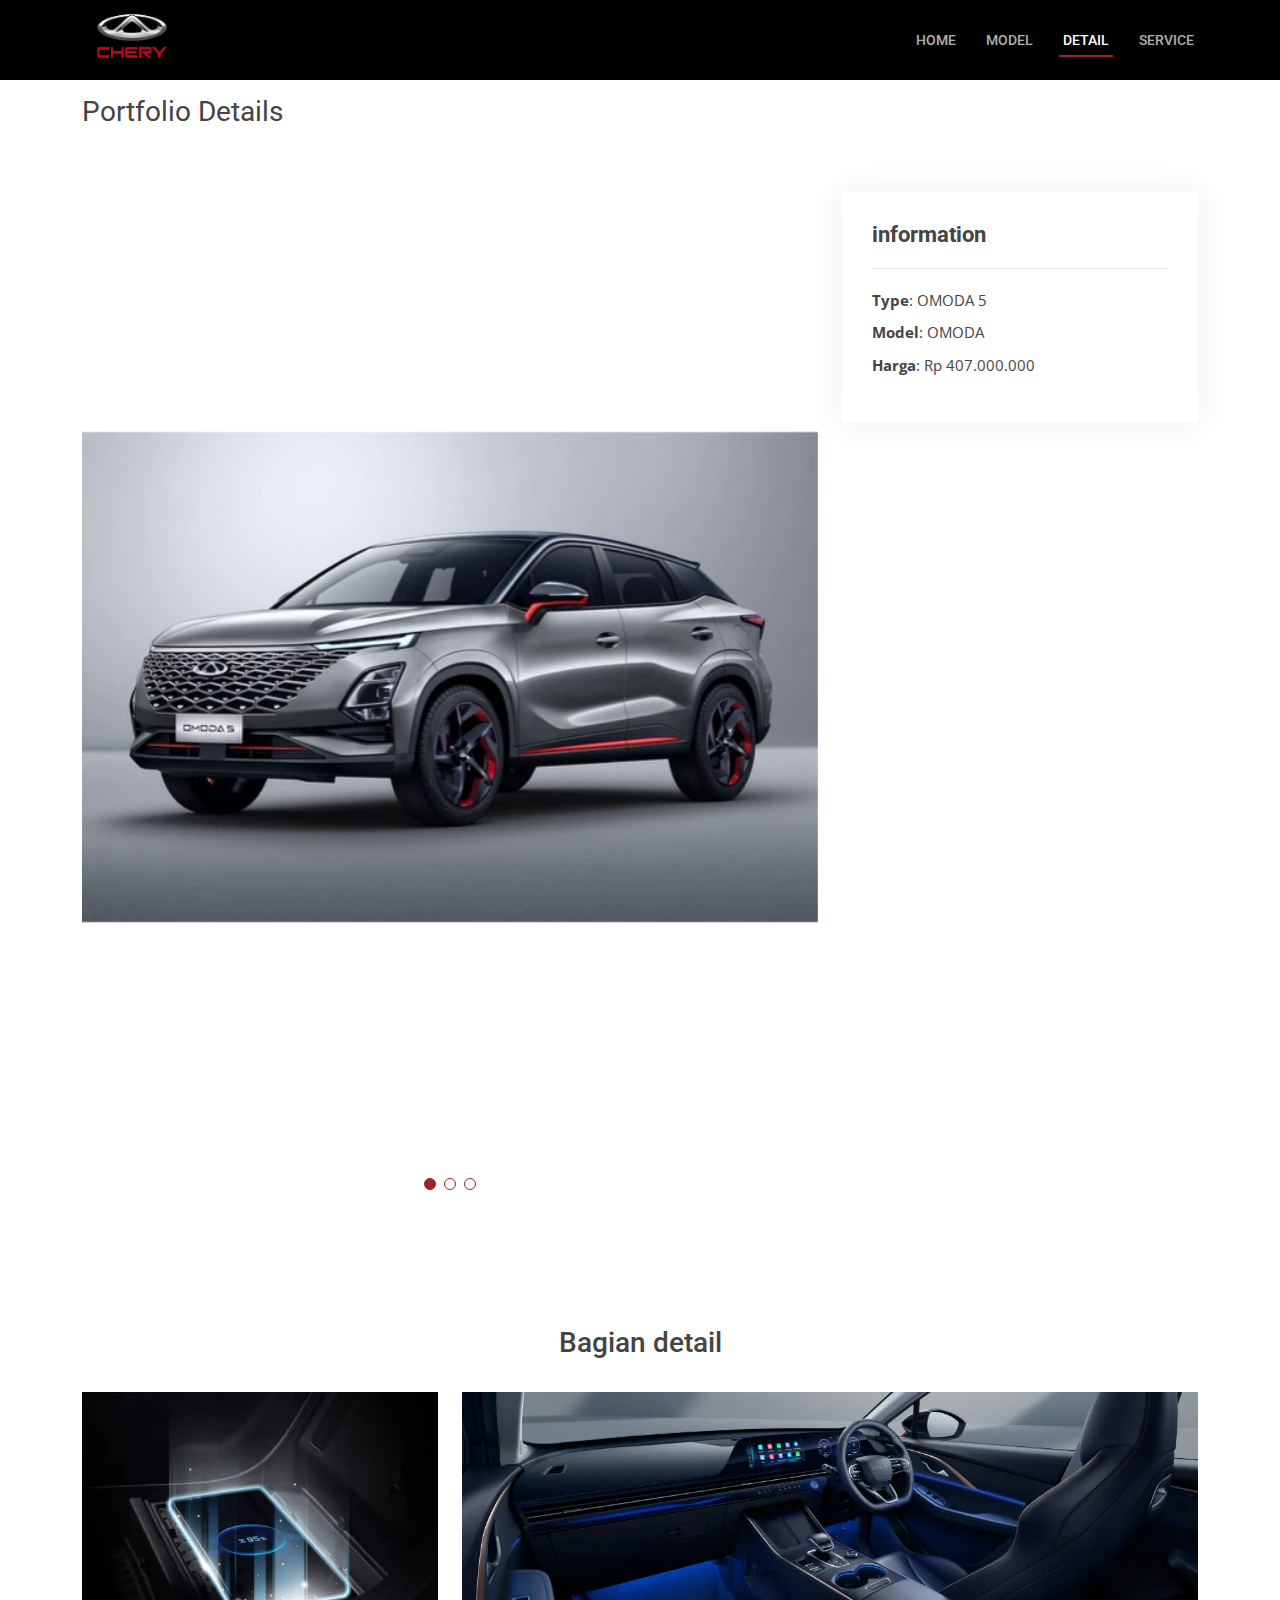
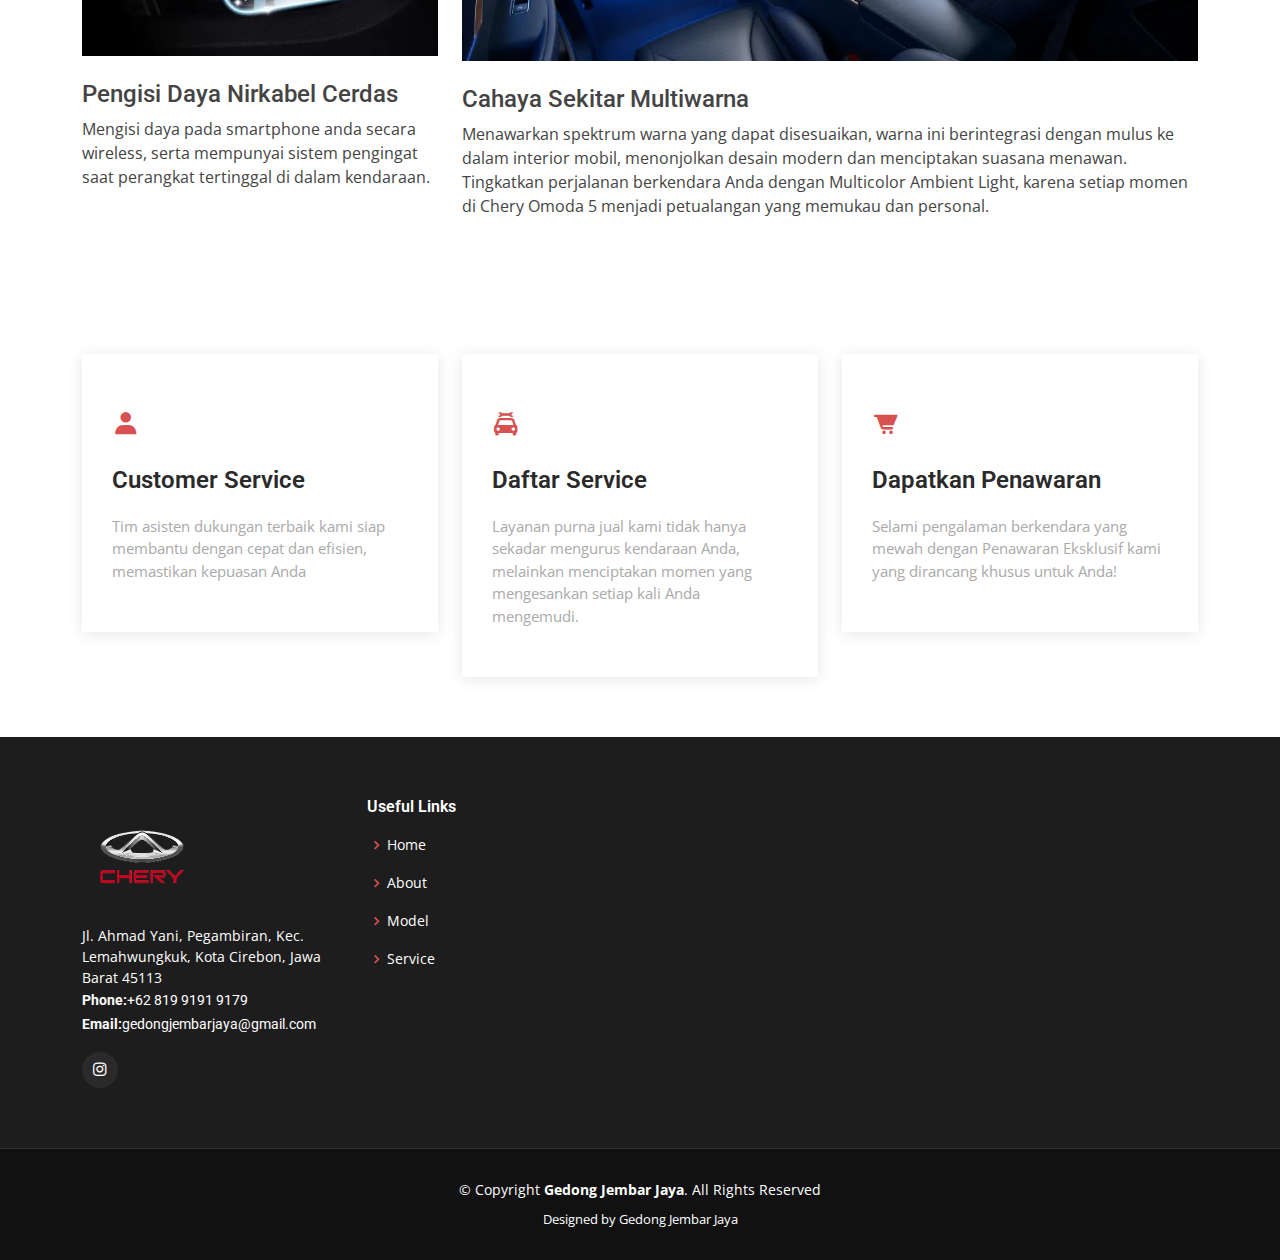
<file: portfolio-details2.html>
<!DOCTYPE html>
<html lang="en">

<head>
  <meta charset="utf-8">
  <meta content="width=device-width, initial-scale=1.0" name="viewport">

  <title>Chery Cirebon</title>
  <meta content="Chary Motor Cirebon" name="description">
  <meta content="" name="keywords">

  <!-- Favicons -->
  <link href="assets/img/chary-removebg-preview.png" rel="icon">
  <link href="assets/img/chary-removebg-preview.png" rel="chary-removebg-preview"> 

  <!-- Google Fonts -->
  <link href="https://fonts.googleapis.com/css?family=Open+Sans:300,300i,400,400i,600,600i,700,700i|Roboto:300,300i,400,400i,500,500i,600,600i,700,700i|Poppins:300,300i,400,400i,500,500i,600,600i,700,700i" rel="stylesheet">

  <!-- Vendor CSS Files -->
  <link href="assets/vendor/animate.css/animate.min.css" rel="stylesheet">
  <link href="assets/vendor/bootstrap/css/bootstrap.min.css" rel="stylesheet">
  <link href="assets/vendor/bootstrap-icons/bootstrap-icons.css" rel="stylesheet">
  <link href="assets/vendor/boxicons/css/boxicons.min.css" rel="stylesheet">
  <link href="assets/vendor/glightbox/css/glightbox.min.css" rel="stylesheet">
  <link href="assets/vendor/swiper/swiper-bundle.min.css" rel="stylesheet">
  <script>window.whatsformId = '3s2FBp';window.whatsformMessage = 'Pesan di WhatsApp';</script><script async src="https://whatsform.com/launcher.js"></script>
  <script async src="https://whatsform.com/launcher.js" id="wf-widget" data-id="3s2FBp" data-message="Pesan di WhatsApp" ></script>
  <!-- Template Main CSS File -->
  <link href="assets/css/style.css" rel="stylesheet">

  <!-- =======================================================
  * Template Name: Groovin
  * Updated: Sep 18 2023 with Bootstrap v5.3.2
  * Template URL: https://bootstrapmade.com/groovin-free-bootstrap-theme/
  * Author: BootstrapMade.com
  * License: https://bootstrapmade.com/license/
  ======================================================== -->
</head>

<body>

  <!-- ======= Header ======= -->
  <header id="header" class="fixed-top d-flex align-items-center">
    <div class="container d-flex align-items-center justify-content-between">

      <h1 class="logo"><a href="index.html"><img src="assets/img/chary-removebg-preview.png" alt="" ></a></h1>
      <!-- Uncomment below if you prefer to use an image logo -->
      <!-- <a href="index.html" class="logo"><img src="assets/img/logo.png" alt="" class="img-fluid"></a>-->

      <nav id="navbar" class="navbar">
        <ul>
          <li><a class="nav-link scrollto " href="index.html">Home</a></li>
          <li><a class="nav-link scrollto " href="model.html">Model</a></li>
          <li><a class="nav-link scrollto active" href="about.html">Detail</a></li>
     
          <li><a class="nav-link scrollto" href="https://docs.google.com/forms/d/e/1FAIpQLScWDVNHEycn4ak2Sy8E2SIZBmfEGKEh1wnEQr1R_g72WHatYg/viewform?usp=sf_link">Service</a></li>
         
          <!-- <li class="dropdown"><a href="#"><span>Drop Down</span> <i class="bi bi-chevron-down"></i></a>
            <ul>
              <li><a href="#">Drop Down 1</a></li>
              <li class="dropdown"><a href="#"><span>Deep Drop Down</span> <i class="bi bi-chevron-right"></i></a>
                <ul>
                  <li><a href="#">Deep Drop Down 1</a></li>
                  <li><a href="#">Deep Drop Down 2</a></li>
                  <li><a href="#">Deep Drop Down 3</a></li>
                  <li><a href="#">Deep Drop Down 4</a></li>
                  <li><a href="#">Deep Drop Down 5</a></li>
                </ul>
              </li>
              <li><a href="#">Drop Down 2</a></li>
              <li><a href="#">Drop Down 3</a></li>
              <li><a href="#">Drop Down 4</a></li>
            </ul>
          </li> -->
         
         
        </ul>
        <i class="bi bi-list mobile-nav-toggle"></i>
      </nav><!-- .navbar -->

    </div>
  </header><!-- End Header -->
  <main id="main">

    <!-- ======= Breadcrumbs ======= -->
    <section id="breadcrumbs" class="breadcrumbs">
      <div class="container">

         <div class="d-flex justify-content-between align-items-center">
          <h2>Portfolio Details</h2>
        </div>

      </div>
    </section><!-- End Breadcrumbs -->

    

    <!-- ======= Portfolio Details Section ======= -->
    <section id="portfolio-details" class="portfolio-details">
      <div class="container">

        <div class="row gy-4">

          <div class="col-lg-8">
            <div class="portfolio-details-slider swiper">
              <div class="swiper-wrapper align-items-center">

                <div class="swiper-slide">
                  <img src="assets/img/detail/cheryomoda500.webp" alt="">
                </div>

                <div class="swiper-slide">
                  <img src="assets/img/detail/cheryomoda511.webp" alt="">
                </div>

                <div class="swiper-slide">
                  <img src="assets/img/detail/omoda5100-removebg-preview.png" alt="">
                </div>

              </div>
              <div class="swiper-pagination"></div>
            </div>
          </div>

          <div class="col-lg-4">
            <div class="portfolio-info">
              <h3> information</h3>
              <ul>
                <li><strong>Type</strong>: OMODA 5</li>
                <li><strong>Model</strong>: OMODA</li>
                <li><strong>Harga</strong>: Rp 407.000.000</li>
              </ul>
            </div>
            <div class="portfolio-description">
            </div>
           
          </div>

        </div>

      </div>
    </section><!-- End Portfolio Details Section -->

  </main><!-- End #main -->

  <section id="about" class="about">
    <h3 style="text-align: center;">Bagian detail</h3>
    <br>
    <div class="container">
      <div class="row">
       <div class="col-md-4">
        <img src="assets/img/detail/intellegent-wireless.webp" alt="" style="width:100% ;">
        <br>
        <br>
        <h4>Pengisi Daya Nirkabel Cerdas</h4>
        <p>Mengisi daya pada smartphone anda secara wireless, serta mempunyai sistem pengingat saat perangkat tertinggal di dalam kendaraan.
          </p>

       </div>

       <div class="col-md-8">
        <img src="assets/img/detail/multicolor-ambient.webp" alt="" style="width:100% ;">
        <br>
        <br>
        <h4>Cahaya Sekitar Multiwarna</h4>
        <p>Menawarkan spektrum warna yang dapat disesuaikan, warna ini berintegrasi dengan mulus ke dalam interior mobil, menonjolkan desain modern dan menciptakan suasana menawan. Tingkatkan perjalanan berkendara Anda dengan Multicolor Ambient Light, karena setiap momen di Chery Omoda 5 menjadi petualangan yang memukau dan personal.</p>

       </div>
      </div>

      </div>
      </section>
  
      
        <!--  ======= Why Us Section ======= -->
        <section id="why-us" class="why-us">
          <div class="container">
    
           
    
            <div class="row">
    
              <div class="col-lg-4">
                <div class="box">
                  <span><i class='bx bxs-user'></i></span>
                  <h4>Customer Service</h4>
                  <p>Tim asisten dukungan terbaik kami siap membantu dengan cepat dan efisien, memastikan kepuasan Anda</p>
                </div>
              </div>
              
              <div class="col-lg-4 mt-4 mt-lg-0">
                <div class="box">
                  <span><i class='bx bxs-car-mechanic'></i></span>
                  <h4> Daftar Service</h4>
                  <p> Layanan purna jual kami tidak hanya sekadar mengurus kendaraan Anda, melainkan menciptakan momen yang mengesankan setiap kali Anda mengemudi.</p>
                </div>
              </div>

              <div class="col-lg-4 mt-4 mt-lg-0">
                <div class="box">
                  <span><i class='bx bxs-cart-alt'></i></span>
                  <h4>Dapatkan Penawaran</h4>
                  <p>Selami pengalaman berkendara yang mewah dengan Penawaran Eksklusif kami yang dirancang khusus untuk Anda! </p>
                </div>
              </div>
    
             
    
            </div>
    
          </div>
        </section>
        <!-- End Why Us Section -->

 <!-- ======= Footer ======= -->
 <footer id="footer">
  <div class="footer-top">
    <div class="container">
      <div class="row">

        <div class="col-lg-3 col-md-6">
          <div class="footer-info">
            <h3><img src="assets/img/chary-removebg-preview.png" alt="" ></h3>
            <a href="https://maps.app.goo.gl/UKqtTdDuXcYVuYpw5">Jl. Ahmad Yani, Pegambiran, Kec. Lemahwungkuk, Kota Cirebon, Jawa Barat 45113</a><p>
            
              <strong>Phone:</strong><a href="https://wa.me/6281991919179">+62 819 9191 9179</a> <br>
              <strong>Email:</strong><a href="mailto:gedongjembarjaya@gmail.com">gedongjembarjaya@gmail.com</a><br>
            </p>
            <div class="social-links mt-3">
              <a href="https://www.instagram.com/chery.cirebon.official/" class="instagram"><i class="bx bxl-instagram"></i></a>
            </div>
          </div>
        </div>

        <div class="col-lg-2 col-md-6 footer-links">
          <h4>Useful Links</h4>
          <ul>
            <li><i class="bx bx-chevron-right"></i> <a href="index.html">Home</a></li>
            <li><i class="bx bx-chevron-right"></i> <a href="about.html">About</a></li>
            <li><i class="bx bx-chevron-right"></i> <a href="model.html">Model</a></li>
            <li><i class="bx bx-chevron-right"></i> <a href="https://docs.google.com/forms/d/e/1FAIpQLScWDVNHEycn4ak2Sy8E2SIZBmfEGKEh1wnEQr1R_g72WHatYg/viewform?usp=sf_link">Service</a></li>
          </ul>
        </div>

        <!-- <div class="col-lg-4 col-md-6 footer-newsletter">
          <h4>Our Newsletter</h4>
          <iframe src="https://whatsform.com/3s2FBp"  width="100%" height="100%" frameBorder="5"></iframe>
          </form>

        </div> -->

      </div>
    </div>
  </div>

  <div class="container">
    <div class="copyright">
      &copy; Copyright <strong><span>Gedong Jembar Jaya</span></strong>. All Rights Reserved
    </div>
    <div class="credits">
      <!-- All the links in the footer should remain intact. -->
      <!-- You can delete the links only if you purchased the pro version. -->
      <!-- Licensing information: https://bootstrapmade.com/license/ -->
      <!-- Purchase the pro version with working PHP/AJAX contact form: https://bootstrapmade.com/groovin-free-bootstrap-theme/ -->
      Designed by <a href="index.html">Gedong Jembar Jaya</a>
    </div>
  </div>
</footer><!-- End Footer -->

<a href="#" class="back-to-top d-flex align-items-center justify-content-center"><i class="bi bi-arrow-up-short"></i></a>


   

<!-- Vendor JS Files -->
<script src="assets/vendor/purecounter/purecounter_vanilla.js"></script>
<script src="assets/vendor/bootstrap/js/bootstrap.bundle.min.js"></script>
<script src="assets/vendor/glightbox/js/glightbox.min.js"></script>
<script src="assets/vendor/isotope-layout/isotope.pkgd.min.js"></script>
<script src="assets/vendor/swiper/swiper-bundle.min.js"></script>
<script src="assets/vendor/php-email-form/validate.js"></script>

<!-- Template Main JS File -->
<script src="assets/js/main.js"></script>

</body>

</html>
</file>
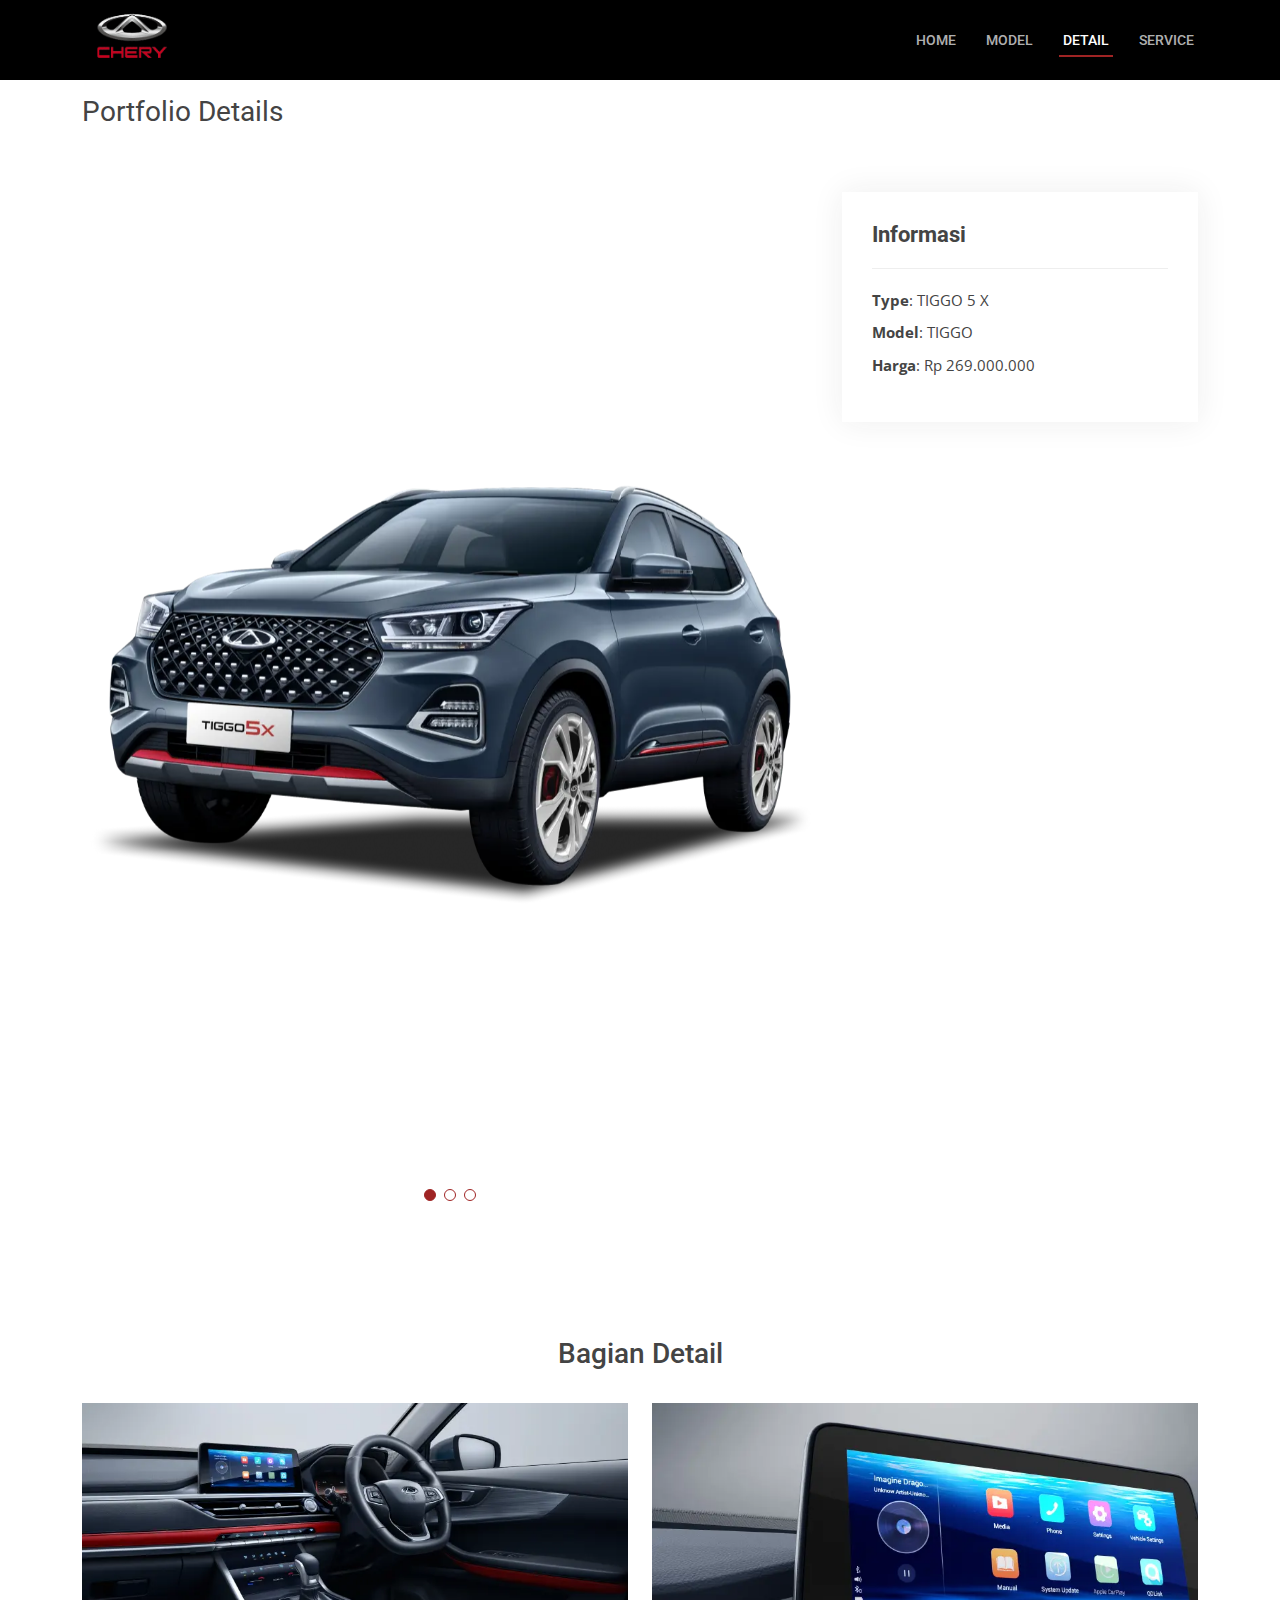
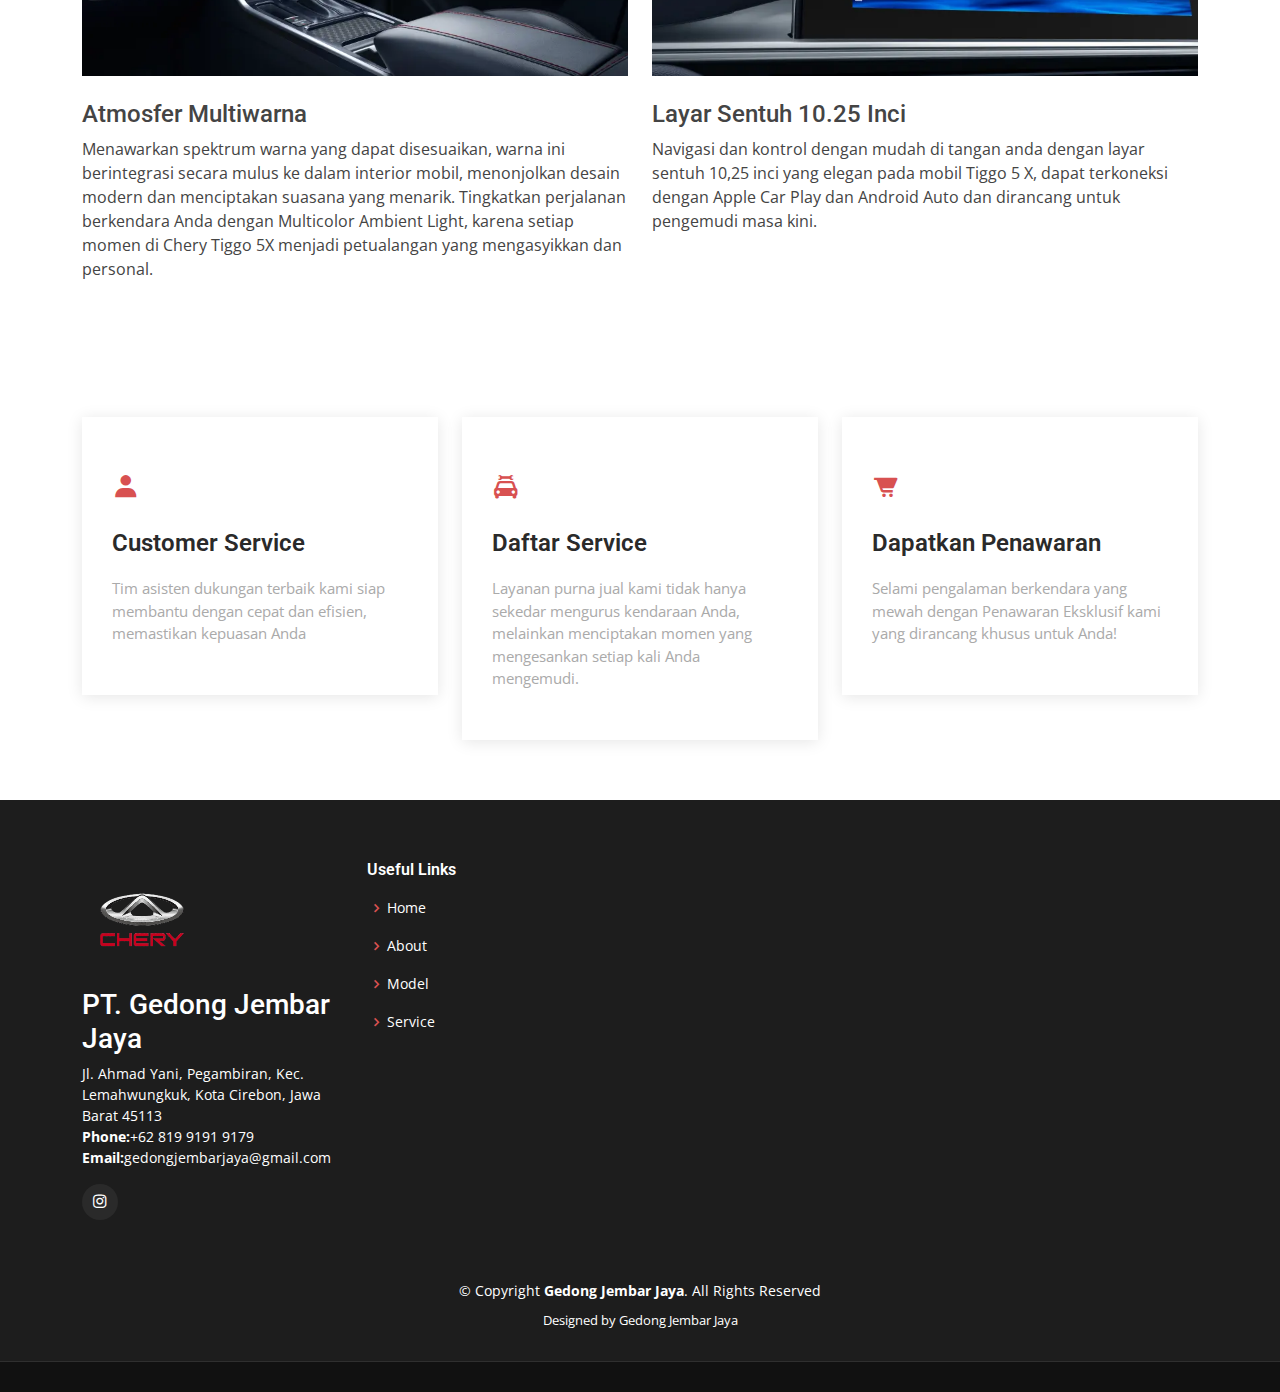
<file: portfolio-details3.html>
<!DOCTYPE html>
<html lang="en">

<head>
  <meta charset="utf-8">
  <meta content="width=device-width, initial-scale=1.0" name="viewport">

  <title>Chery Cirebon</title>
  <meta content="Chary Motor Cirebon" name="description">
  <meta content="" name="keywords">

  <!-- Favicons -->
  <link href="assets/img/chary-removebg-preview.png" rel="icon">
  <link href="assets/img/chary-removebg-preview.png" rel="chary-removebg-preview"> 

  <!-- Google Fonts -->
  <link href="https://fonts.googleapis.com/css?family=Open+Sans:300,300i,400,400i,600,600i,700,700i|Roboto:300,300i,400,400i,500,500i,600,600i,700,700i|Poppins:300,300i,400,400i,500,500i,600,600i,700,700i" rel="stylesheet">

  <!-- Vendor CSS Files -->
  <link href="assets/vendor/animate.css/animate.min.css" rel="stylesheet">
  <link href="assets/vendor/bootstrap/css/bootstrap.min.css" rel="stylesheet">
  <link href="assets/vendor/bootstrap-icons/bootstrap-icons.css" rel="stylesheet">
  <link href="assets/vendor/boxicons/css/boxicons.min.css" rel="stylesheet">
  <link href="assets/vendor/glightbox/css/glightbox.min.css" rel="stylesheet">
  <link href="assets/vendor/swiper/swiper-bundle.min.css" rel="stylesheet">
  <script>window.whatsformId = '3s2FBp';window.whatsformMessage = 'Pesan di WhatsApp';</script><script async src="https://whatsform.com/launcher.js"></script>
  <script async src="https://whatsform.com/launcher.js" id="wf-widget" data-id="3s2FBp" data-message="Pesan di WhatsApp" ></script>
  <!-- Template Main CSS File -->
  <link href="assets/css/style.css" rel="stylesheet">

  <!-- =======================================================
  * Template Name: Groovin
  * Updated: Sep 18 2023 with Bootstrap v5.3.2
  * Template URL: https://bootstrapmade.com/groovin-free-bootstrap-theme/
  * Author: BootstrapMade.com
  * License: https://bootstrapmade.com/license/
  ======================================================== -->
</head>

<body>

  <!-- ======= Header ======= -->
  <header id="header" class="fixed-top d-flex align-items-center">
    <div class="container d-flex align-items-center justify-content-between">

      <h1 class="logo"><a href="index.html"><img src="assets/img/chary-removebg-preview.png" alt="" ></a></h1>
      <!-- Uncomment below if you prefer to use an image logo -->
      <!-- <a href="index.html" class="logo"><img src="assets/img/logo.png" alt="" class="img-fluid"></a>-->

      <nav id="navbar" class="navbar">
        <ul>
          <li><a class="nav-link scrollto " href="index.html">Home</a></li>
          <li><a class="nav-link scrollto " href="model.html">Model</a></li>
          <li><a class="nav-link scrollto active" href="about.html">Detail</a></li>
     
          <li><a class="nav-link scrollto" href="https://docs.google.com/forms/d/e/1FAIpQLScWDVNHEycn4ak2Sy8E2SIZBmfEGKEh1wnEQr1R_g72WHatYg/viewform?usp=sf_link">Service</a></li>
         
          <!-- <li class="dropdown"><a href="#"><span>Drop Down</span> <i class="bi bi-chevron-down"></i></a>
            <ul>
              <li><a href="#">Drop Down 1</a></li>
              <li class="dropdown"><a href="#"><span>Deep Drop Down</span> <i class="bi bi-chevron-right"></i></a>
                <ul>
                  <li><a href="#">Deep Drop Down 1</a></li>
                  <li><a href="#">Deep Drop Down 2</a></li>
                  <li><a href="#">Deep Drop Down 3</a></li>
                  <li><a href="#">Deep Drop Down 4</a></li>
                  <li><a href="#">Deep Drop Down 5</a></li>
                </ul>
              </li>
              <li><a href="#">Drop Down 2</a></li>
              <li><a href="#">Drop Down 3</a></li>
              <li><a href="#">Drop Down 4</a></li>
            </ul>
          </li> -->
         
         
        </ul>
        <i class="bi bi-list mobile-nav-toggle"></i>
      </nav><!-- .navbar -->

    </div>
  </header><!-- End Header -->
  <main id="main">

    <!-- ======= Breadcrumbs ======= -->
    <section id="breadcrumbs" class="breadcrumbs">
      <div class="container">
        <div class="d-flex justify-content-between align-items-center">
          <h2>Portfolio Details</h2>
        </div>
      </div>
    </section><!-- End Breadcrumbs -->

    

    <!-- ======= Portfolio Details Section ======= -->
    <section id="portfolio-details" class="portfolio-details">
      <div class="container">

        <div class="row gy-4">

          <div class="col-lg-8">
            <div class="portfolio-details-slider swiper">
              <div class="swiper-wrapper align-items-center">

                <div class="swiper-slide">
                  <img src="assets/img/detail/cherytiggo5x100.webp" alt="">
                </div>

                <div class="swiper-slide">
                  <img src="assets/img/detail/cherytiggo5x200.webp" alt="">
                </div>

                <div class="swiper-slide">
                  <img src="assets/img/detail/tiggo5x4432442.webp" alt="">
                </div>

              </div>
              <div class="swiper-pagination"></div>
            </div>
          </div>

          <div class="col-lg-4">
            <div class="portfolio-info">
              <h3> Informasi</h3>
              <ul>
                <li><strong>Type</strong>: TIGGO 5 X</li>
                <li><strong>Model</strong>: TIGGO</li>
                <li><strong>Harga</strong>: Rp 269.000.000</li>
              </ul>
            </div>
           
          </div>

        </div>

      </div>
    </section><!-- End Portfolio Details Section -->

  </main><!-- End #main -->

  <section id="about" class="about">
    <h3 style="text-align: center;">Bagian Detail</h3>
    <br>
    <div class="container">
      <div class="row">
       <div class="col-md-6">
        <img src="assets/img/detail/multicolor.webp" alt="" style="width:100% ;">
        <br>
        <br>
        <h4>Atmosfer Multiwarna</h4>
        <p>Menawarkan spektrum warna yang dapat disesuaikan, warna ini berintegrasi secara mulus ke dalam interior mobil, menonjolkan desain modern dan menciptakan suasana yang menarik. Tingkatkan perjalanan berkendara Anda dengan Multicolor Ambient Light, karena setiap momen di Chery Tiggo 5X menjadi petualangan yang mengasyikkan dan personal.
          </p>

       </div>

       <div class="col-md-6">
        <img src="assets/img/detail/display.webp" alt="" style="width:100% ;">
        <br>
        <br>
        <h4>Layar Sentuh 10.25 Inci</h4>
        <p>Navigasi dan kontrol dengan mudah di tangan anda dengan layar sentuh 10,25 inci yang elegan pada mobil Tiggo 5 X, dapat terkoneksi dengan Apple Car Play dan Android Auto dan dirancang untuk pengemudi masa kini.</p>

       </div>
      </div>

      </div>
      </section>
  
      
        <!--  ======= Why Us Section ======= -->
        <section id="why-us" class="why-us">
          <div class="container">
    
           
    
            <div class="row">
    
              <div class="col-lg-4">
                <div class="box">
                  <span><i class='bx bxs-user'></i></span>
                  <h4>Customer Service</h4>
                  <p>Tim asisten dukungan terbaik kami siap membantu dengan cepat dan efisien, memastikan kepuasan Anda</p>
                </div>
              </div>
              
              <div class="col-lg-4 mt-4 mt-lg-0">
                <div class="box">
                  <span><i class='bx bxs-car-mechanic'></i></span>
                  <h4>Daftar Service</h4>
                  <p> Layanan purna jual kami tidak hanya sekedar mengurus kendaraan Anda, melainkan menciptakan momen yang mengesankan setiap kali Anda mengemudi.</p>
                </div>
              </div>

              <div class="col-lg-4 mt-4 mt-lg-0">
                <div class="box">
                  <span><i class='bx bxs-cart-alt'></i></span>
                  <h4>Dapatkan Penawaran</h4>
                  <p>Selami pengalaman berkendara yang mewah dengan Penawaran Eksklusif kami yang dirancang khusus untuk Anda! </p>
                </div>
              </div>
    
             
    
            </div>
    
          </div>
        </section>
        <!-- End Why Us Section -->

 <!-- ======= Footer ======= -->
 <footer id="footer">
  <div class="footer-top">
    <div class="container">
      <div class="row">

        <div class="col-lg-3 col-md-6">
          <div class="footer-info">
            <h3><img src="assets/img/chary-removebg-preview.png" alt="" ></h3>
            <h3>PT. Gedong Jembar Jaya</h3>
            <a href="https://maps.app.goo.gl/UKqtTdDuXcYVuYpw5">Jl. Ahmad Yani, Pegambiran, Kec. Lemahwungkuk, Kota Cirebon, Jawa Barat 45113</a><p></p>
            
              <strong>Phone:</strong><a href="https://wa.me/6281991919179">+62 819 9191 9179</a> <br>
              <strong>Email:</strong><a href="mailto:gedongjembarjaya@gmail.com">gedongjembarjaya@gmail.com</a><br>
            </p>
            <div class="social-links mt-3">
              <a href="https://www.instagram.com/chery.cirebon.official/" class="instagram"><i class="bx bxl-instagram"></i></a>
            </div>
          </div>
        </div>

        <div class="col-lg-2 col-md-6 footer-links">
          <h4>Useful Links</h4>
          <ul>
            <li><i class="bx bx-chevron-right"></i> <a href="index.html">Home</a></li>
            <li><i class="bx bx-chevron-right"></i> <a href="about.html">About</a></li>
            <li><i class="bx bx-chevron-right"></i> <a href="model.html">Model</a></li>
            <li><i class="bx bx-chevron-right"></i> <a href="https://docs.google.com/forms/d/e/1FAIpQLScWDVNHEycn4ak2Sy8E2SIZBmfEGKEh1wnEQr1R_g72WHatYg/viewform?usp=sf_link">Service</a></li>
          </ul>
        </div>

        <!-- <div class="col-lg-3 col-md-6 footer-links">
          <h4>Our Services</h4>
          <ul>
            <li><i class="bx bx-chevron-right"></i> <a href="#">Web Design</a></li>
            <li><i class="bx bx-chevron-right"></i> <a href="#">Web Development</a></li>
            <li><i class="bx bx-chevron-right"></i> <a href="#">Product Management</a></li>
            <li><i class="bx bx-chevron-right"></i> <a href="#">Marketing</a></li>
            <li><i class="bx bx-chevron-right"></i> <a href="#">Graphic Design</a></li>
          </ul>
        </div> -->

        <!--  <div class="col-lg-4 col-md-6 footer-newsletter">
          <h4>Our Newsletter</h4>
          <iframe src="https://whatsform.com/3s2FBp"  width="100%" height="100%" frameBorder="5"></iframe>
          </form>

        </div>

      </div>
    </div>
  </div> -->

  <div class="container">
    <div class="copyright">
      &copy; Copyright <strong><span>Gedong Jembar Jaya</span></strong>. All Rights Reserved
    </div>
    <div class="credits">
      <!-- All the links in the footer should remain intact. -->
      <!-- You can delete the links only if you purchased the pro version. -->
      <!-- Licensing information: https://bootstrapmade.com/license/ -->
      <!-- Purchase the pro version with working PHP/AJAX contact form: https://bootstrapmade.com/groovin-free-bootstrap-theme/ -->
      Designed by <a href="index.html">Gedong Jembar Jaya</a>
    </div>
  </div>
</footer><!-- End Footer -->

<a href="#" class="back-to-top d-flex align-items-center justify-content-center"><i class="bi bi-arrow-up-short"></i></a>


   

<!-- Vendor JS Files -->
<script src="assets/vendor/purecounter/purecounter_vanilla.js"></script>
<script src="assets/vendor/bootstrap/js/bootstrap.bundle.min.js"></script>
<script src="assets/vendor/glightbox/js/glightbox.min.js"></script>
<script src="assets/vendor/isotope-layout/isotope.pkgd.min.js"></script>
<script src="assets/vendor/swiper/swiper-bundle.min.js"></script>
<script src="assets/vendor/php-email-form/validate.js"></script>

<!-- Template Main JS File -->
<script src="assets/js/main.js"></script>

</body>

</html>
</file>
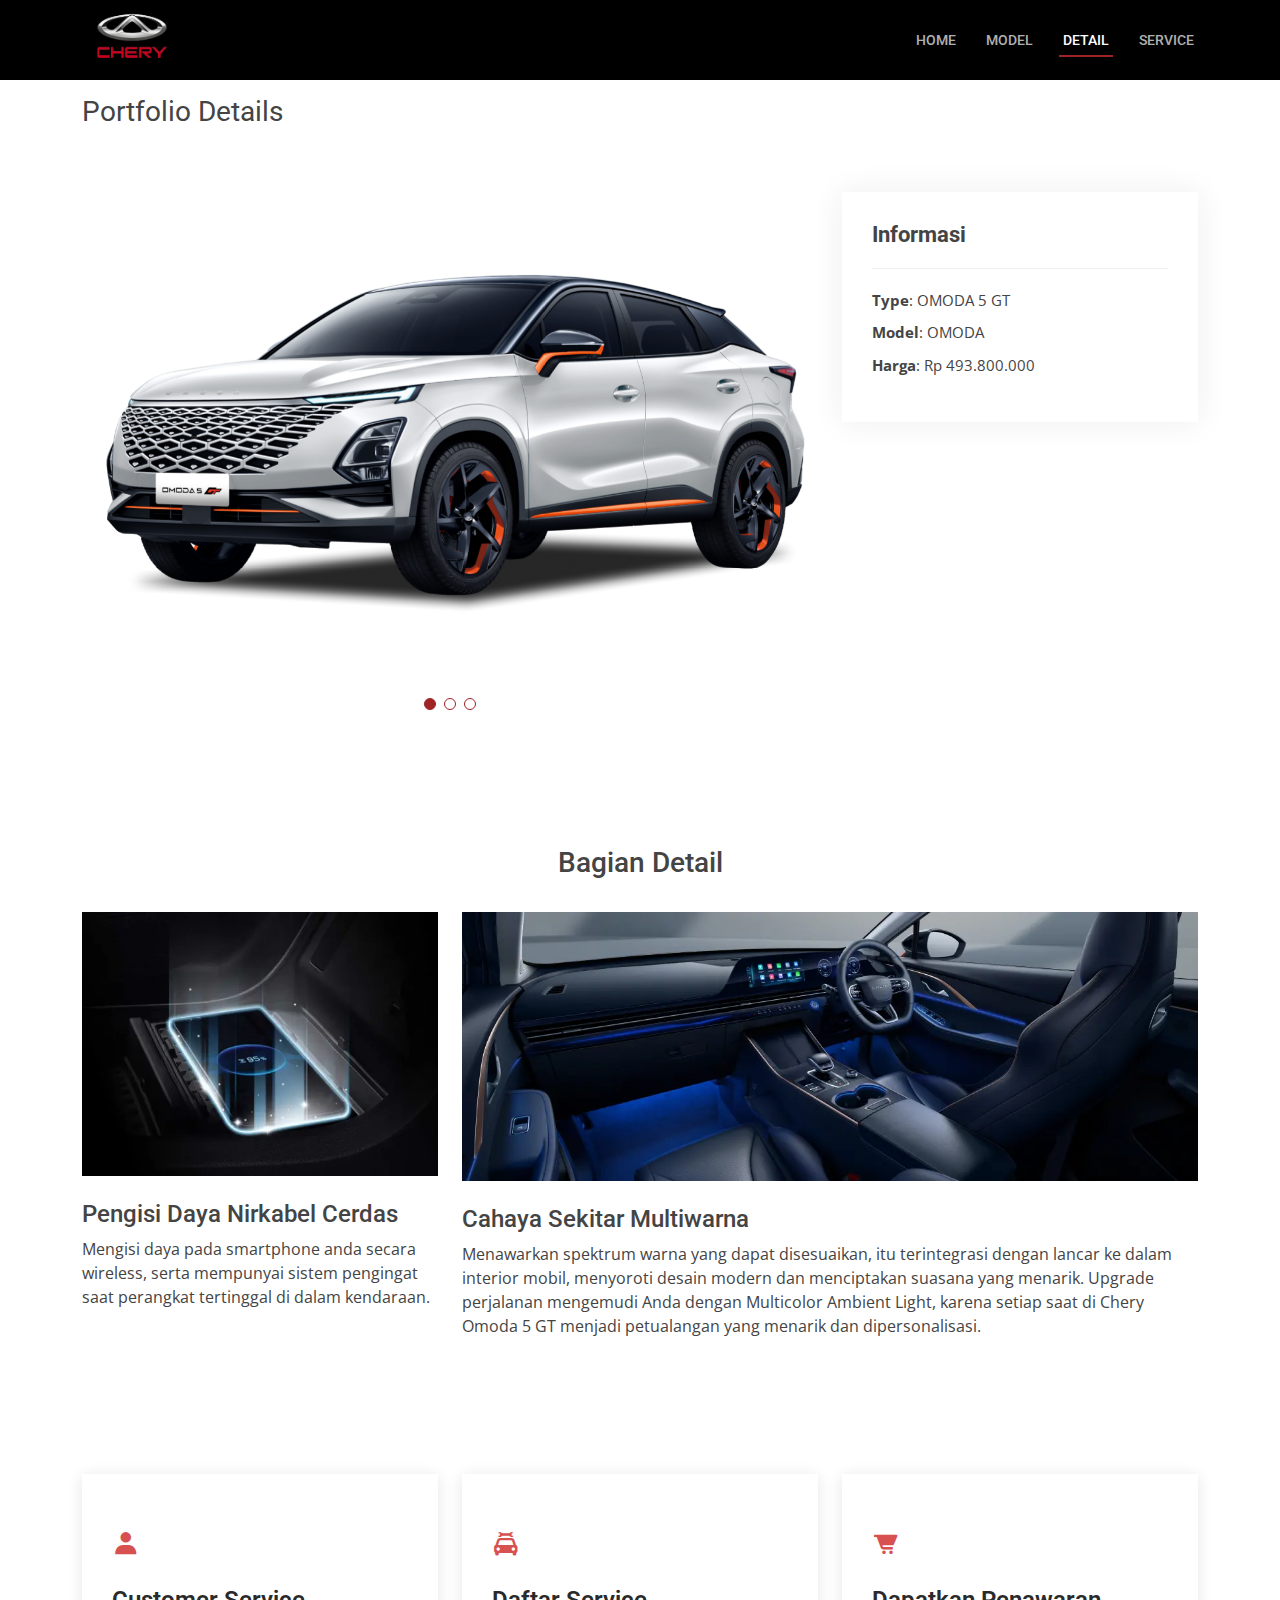
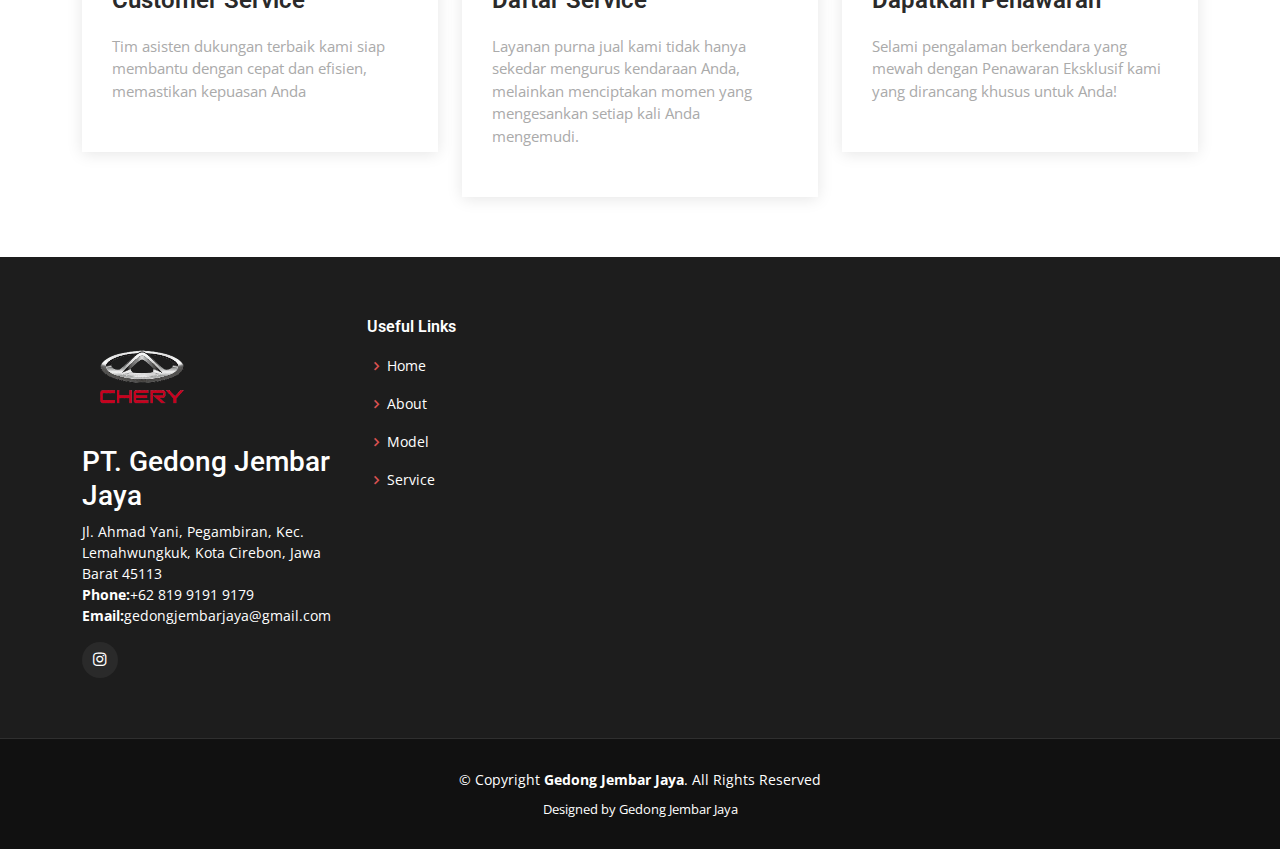
<file: portfolio-details4.html>
<!DOCTYPE html>
<html lang="en">

<head>
  <meta charset="utf-8">
  <meta content="width=device-width, initial-scale=1.0" name="viewport">

  <title>Chery Cirebon</title>
  <meta content="Chary Motor Cirebon" name="description">
  <meta content="" name="keywords">

  <!-- Favicons -->
  <link href="assets/img/chary-removebg-preview.png" rel="icon">
  <link href="assets/img/chary-removebg-preview.png" rel="chary-removebg-preview"> 

  <!-- Google Fonts -->
  <link href="https://fonts.googleapis.com/css?family=Open+Sans:300,300i,400,400i,600,600i,700,700i|Roboto:300,300i,400,400i,500,500i,600,600i,700,700i|Poppins:300,300i,400,400i,500,500i,600,600i,700,700i" rel="stylesheet">

  <!-- Vendor CSS Files -->
  <link href="assets/vendor/animate.css/animate.min.css" rel="stylesheet">
  <link href="assets/vendor/bootstrap/css/bootstrap.min.css" rel="stylesheet">
  <link href="assets/vendor/bootstrap-icons/bootstrap-icons.css" rel="stylesheet">
  <link href="assets/vendor/boxicons/css/boxicons.min.css" rel="stylesheet">
  <link href="assets/vendor/glightbox/css/glightbox.min.css" rel="stylesheet">
  <link href="assets/vendor/swiper/swiper-bundle.min.css" rel="stylesheet">
  <script>window.whatsformId = '3s2FBp';window.whatsformMessage = 'Pesan di WhatsApp';</script><script async src="https://whatsform.com/launcher.js"></script>
  <script async src="https://whatsform.com/launcher.js" id="wf-widget" data-id="3s2FBp" data-message="Pesan di WhatsApp" ></script>
  <!-- Template Main CSS File -->
  <link href="assets/css/style.css" rel="stylesheet">

  <!-- =======================================================
  * Template Name: Groovin
  * Updated: Sep 18 2023 with Bootstrap v5.3.2
  * Template URL: https://bootstrapmade.com/groovin-free-bootstrap-theme/
  * Author: BootstrapMade.com
  * License: https://bootstrapmade.com/license/
  ======================================================== -->
</head>

<body>

  <!-- ======= Header ======= -->
  <header id="header" class="fixed-top d-flex align-items-center">
    <div class="container d-flex align-items-center justify-content-between">

      <h1 class="logo"><a href="index.html"><img src="assets/img/chary-removebg-preview.png" alt="" ></a></h1>
      <!-- Uncomment below if you prefer to use an image logo -->
      <!-- <a href="index.html" class="logo"><img src="assets/img/logo.png" alt="" class="img-fluid"></a>-->

      <nav id="navbar" class="navbar">
        <ul>
          <li><a class="nav-link scrollto " href="index.html">Home</a></li>
          <li><a class="nav-link scrollto " href="model.html">Model</a></li>
          <li><a class="nav-link scrollto active" href="about.html">Detail</a></li>
     
          <li><a class="nav-link scrollto" href="https://docs.google.com/forms/d/e/1FAIpQLScWDVNHEycn4ak2Sy8E2SIZBmfEGKEh1wnEQr1R_g72WHatYg/viewform?usp=sf_link">Service</a></li>
         
         <!-- <li class="dropdown"><a href="#"><span>Drop Down</span> <i class="bi bi-chevron-down"></i></a>
            <ul>
              <li><a href="#">Drop Down 1</a></li>
              <li class="dropdown"><a href="#"><span>Deep Drop Down</span> <i class="bi bi-chevron-right"></i></a>
                <ul>
                  <li><a href="#">Deep Drop Down 1</a></li>
                  <li><a href="#">Deep Drop Down 2</a></li>
                  <li><a href="#">Deep Drop Down 3</a></li>
                  <li><a href="#">Deep Drop Down 4</a></li>
                  <li><a href="#">Deep Drop Down 5</a></li>
                </ul>
              </li>
              <li><a href="#">Drop Down 2</a></li>
              <li><a href="#">Drop Down 3</a></li>
              <li><a href="#">Drop Down 4</a></li>
            </ul>
          </li> -->
         
         
        </ul>
        <i class="bi bi-list mobile-nav-toggle"></i>
      </nav><!-- .navbar -->

    </div>
  </header><!-- End Header -->
  <main id="main">

    <!-- ======= Breadcrumbs ======= -->
    <section id="breadcrumbs" class="breadcrumbs">
      <div class="container">
        <div class="d-flex justify-content-between align-items-center">
          <h2>Portfolio Details</h2>
        </div>
      </div>
    </section><!-- End Breadcrumbs -->

    

    <!-- ======= Portfolio Details Section ======= -->
    <section id="portfolio-details" class="portfolio-details">
      <div class="container">

        <div class="row gy-4">

          <div class="col-lg-8">
            <div class="portfolio-details-slider swiper">
              <div class="swiper-wrapper align-items-center">

                <div class="swiper-slide">
                  <img src="assets/img/detail/cheryomoda5gt100.png" alt="">
                </div>

                <div class="swiper-slide">
                  <img src="assets/img/detail/cheryomoda5gt200.jpg" alt="">
                </div>

                <div class="swiper-slide">
                  <img src="assets/img/detail/cheryomoda5gt300-removebg-preview.png" alt="">
                </div>

              </div>
              <div class="swiper-pagination"></div>
            </div>
          </div>

          <div class="col-lg-4">
            <div class="portfolio-info">
              <h3> Informasi</h3>
              <ul>
                <li><strong>Type</strong>: OMODA 5 GT</li>
                <li><strong>Model</strong>: OMODA</li>
                <li><strong>Harga</strong>: Rp 493.800.000</li>
              </ul>
            </div>
           
          </div>

        </div>

      </div>
    </section><!-- End Portfolio Details Section -->

  </main><!-- End #main -->

  <section id="about" class="about">
    <h3 style="text-align: center;">Bagian Detail</h3>
    <br>
    <div class="container">
      <div class="row">
       <div class="col-md-4">
        <img src="assets/img/detail/intellegent-wireless.webp" alt="" style="width:100% ;">
        <br>
        <br>
        <h4>Pengisi Daya Nirkabel Cerdas</h4>
        <p>Mengisi daya pada smartphone anda secara wireless, serta mempunyai sistem pengingat saat perangkat tertinggal di dalam kendaraan.
          </p>

       </div>

       <div class="col-md-8">
        <img src="assets/img/detail/multicolor-ambient(1).webp" alt="" style="width:100% ;">
        <br>
        <br>
        <h4>Cahaya Sekitar Multiwarna</h4>
        <p>Menawarkan spektrum warna yang dapat disesuaikan, itu terintegrasi dengan lancar ke dalam interior mobil, menyoroti desain modern dan menciptakan suasana yang menarik. Upgrade perjalanan mengemudi Anda dengan Multicolor Ambient Light, karena setiap saat di Chery Omoda 5 GT menjadi petualangan yang menarik dan dipersonalisasi.</p>

       </div>
      </div>

      </div>
      </section>
  
      
        <!--  ======= Why Us Section ======= -->
        <section id="why-us" class="why-us">
          <div class="container">
    
           
    
            <div class="row">
    
              <div class="col-lg-4">
                <div class="box">
                  <span><i class='bx bxs-user'></i></span>
                  <h4>Customer Service</h4>
                  <p>Tim asisten dukungan terbaik kami siap membantu dengan cepat dan efisien, memastikan kepuasan Anda</p>
                </div>
              </div>
              
              <div class="col-lg-4 mt-4 mt-lg-0">
                <div class="box">
                  <span><i class='bx bxs-car-mechanic'></i></span>
                  <h4>Daftar Service</h4>
                  <p> Layanan purna jual kami tidak hanya sekedar mengurus kendaraan Anda, melainkan menciptakan momen yang mengesankan setiap kali Anda mengemudi.</p>
                </div>
              </div>

              <div class="col-lg-4 mt-4 mt-lg-0">
                <div class="box">
                  <span><i class='bx bxs-cart-alt'></i></span>
                  <h4>Dapatkan Penawaran</h4>
                  <p>Selami pengalaman berkendara yang mewah dengan Penawaran Eksklusif kami yang dirancang khusus untuk Anda! </p>
                </div>
              </div>
    
             
    
            </div>
    
          </div>
        </section>
        <!-- End Why Us Section -->

 <!-- ======= Footer ======= -->
 <footer id="footer">
  <div class="footer-top">
    <div class="container">
      <div class="row">

        <div class="col-lg-3 col-md-6">
          <div class="footer-info">
            <h3><img src="assets/img/chary-removebg-preview.png" alt="" ></h3>
            <h3>PT. Gedong Jembar Jaya</h3>
            <a href="https://maps.app.goo.gl/UKqtTdDuXcYVuYpw5">Jl. Ahmad Yani, Pegambiran, Kec. Lemahwungkuk, Kota Cirebon, Jawa Barat 45113</a><p></p>
            
            <strong>Phone:</strong><a href="https://wa.me/6281991919179">+62 819 9191 9179</a> <br>
            <strong>Email:</strong><a href="mailto:gedongjembarjaya@gmail.com">gedongjembarjaya@gmail.com</a><br>
            </p>
            <div class="social-links mt-3">
              <a href="https://www.instagram.com/chery.cirebon.official/" class="instagram"><i class="bx bxl-instagram"></i></a>
            </div>
          </div>
        </div>

        <div class="col-lg-2 col-md-6 footer-links">
          <h4>Useful Links</h4>
          <ul>
            <li><i class="bx bx-chevron-right"></i> <a href="index.html">Home</a></li>
            <li><i class="bx bx-chevron-right"></i> <a href="about.html">About</a></li>
            <li><i class="bx bx-chevron-right"></i> <a href="model.html">Model</a></li>
            <li><i class="bx bx-chevron-right"></i> <a href="https://docs.google.com/forms/d/e/1FAIpQLScWDVNHEycn4ak2Sy8E2SIZBmfEGKEh1wnEQr1R_g72WHatYg/viewform?usp=sf_link">Service</a></li>
          </ul>
        </div>

        

      </div>
    </div>
  </div>

  <div class="container">
    <div class="copyright">
      &copy; Copyright <strong><span>Gedong Jembar Jaya</span></strong>. All Rights Reserved
    </div>
    <div class="credits">
      <!-- All the links in the footer should remain intact. -->
      <!-- You can delete the links only if you purchased the pro version. -->
      <!-- Licensing information: https://bootstrapmade.com/license/ -->
      <!-- Purchase the pro version with working PHP/AJAX contact form: https://bootstrapmade.com/groovin-free-bootstrap-theme/ -->
      Designed by <a href="index.html">Gedong Jembar Jaya</a>
    </div>
  </div>
</footer><!-- End Footer -->

<a href="#" class="back-to-top d-flex align-items-center justify-content-center"><i class="bi bi-arrow-up-short"></i></a>


   

<!-- Vendor JS Files -->
<script src="assets/vendor/purecounter/purecounter_vanilla.js"></script>
<script src="assets/vendor/bootstrap/js/bootstrap.bundle.min.js"></script>
<script src="assets/vendor/glightbox/js/glightbox.min.js"></script>
<script src="assets/vendor/isotope-layout/isotope.pkgd.min.js"></script>
<script src="assets/vendor/swiper/swiper-bundle.min.js"></script>
<script src="assets/vendor/php-email-form/validate.js"></script>

<!-- Template Main JS File -->
<script src="assets/js/main.js"></script>

</body>

</html>
</file>
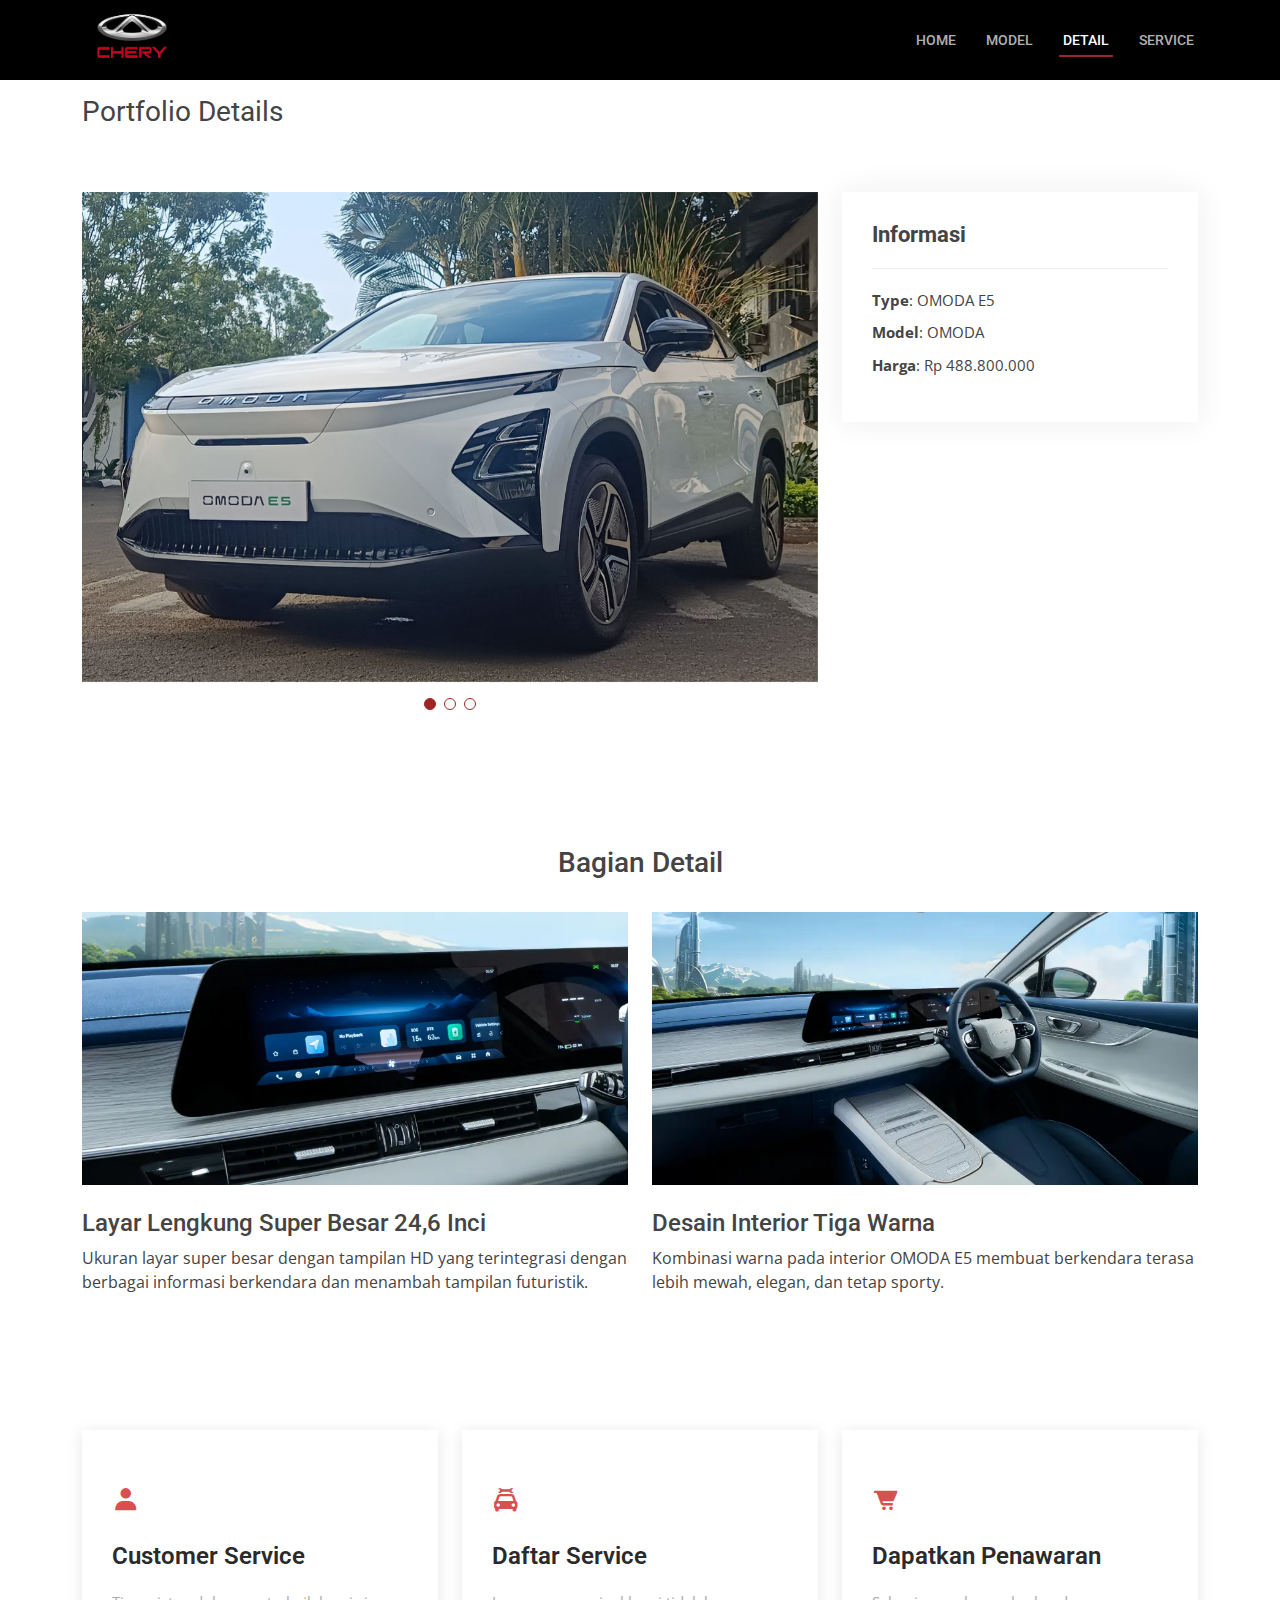
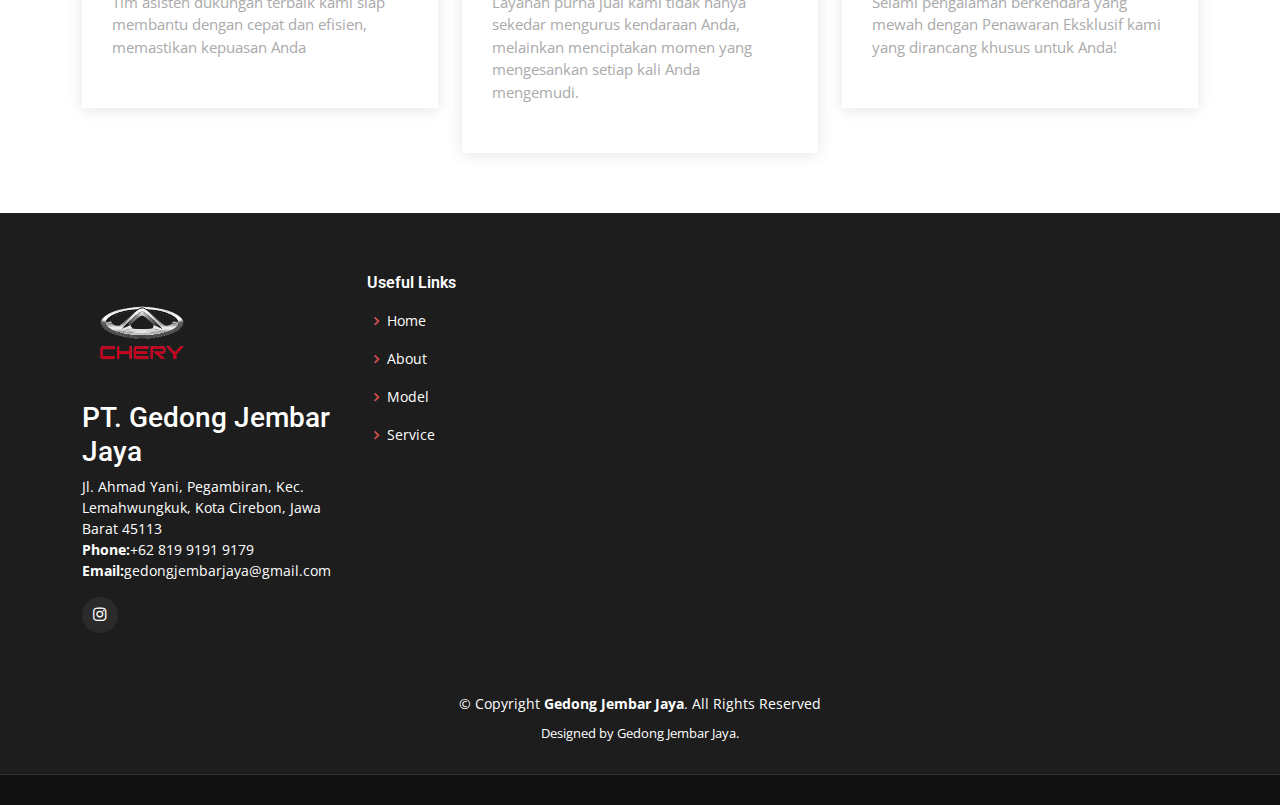
<file: portfolio-details5.html>
<!DOCTYPE html>
<html lang="en">

<head>
  <meta charset="utf-8">
  <meta content="width=device-width, initial-scale=1.0" name="viewport">

  <title>Chery Cirebon</title>
  <meta content="Chary Motor Cirebon" name="description">
  <meta content="" name="keywords">

  <!-- Favicons -->
  <link href="assets/img/chary-removebg-preview.png" rel="icon">
  <link href="assets/img/chary-removebg-preview.png" rel="chary-removebg-preview"> 

  <!-- Google Fonts -->
  <link href="https://fonts.googleapis.com/css?family=Open+Sans:300,300i,400,400i,600,600i,700,700i|Roboto:300,300i,400,400i,500,500i,600,600i,700,700i|Poppins:300,300i,400,400i,500,500i,600,600i,700,700i" rel="stylesheet">

  <!-- Vendor CSS Files -->
  <link href="assets/vendor/animate.css/animate.min.css" rel="stylesheet">
  <link href="assets/vendor/bootstrap/css/bootstrap.min.css" rel="stylesheet">
  <link href="assets/vendor/bootstrap-icons/bootstrap-icons.css" rel="stylesheet">
  <link href="assets/vendor/boxicons/css/boxicons.min.css" rel="stylesheet">
  <link href="assets/vendor/glightbox/css/glightbox.min.css" rel="stylesheet">
  <link href="assets/vendor/swiper/swiper-bundle.min.css" rel="stylesheet">
  <script>window.whatsformId = '3s2FBp';window.whatsformMessage = 'Pesan di WhatsApp';</script><script async src="https://whatsform.com/launcher.js"></script>
  <script async src="https://whatsform.com/launcher.js" id="wf-widget" data-id="3s2FBp" data-message="Pesan di WhatsApp" ></script>
  <!-- Template Main CSS File -->
  <link href="assets/css/style.css" rel="stylesheet">

  <!-- =======================================================
  * Template Name: Groovin
  * Updated: Sep 18 2023 with Bootstrap v5.3.2
  * Template URL: https://bootstrapmade.com/groovin-free-bootstrap-theme/
  * Author: BootstrapMade.com
  * License: https://bootstrapmade.com/license/
  ======================================================== -->
</head>

<body>

  <!-- ======= Header ======= -->
  <header id="header" class="fixed-top d-flex align-items-center">
    <div class="container d-flex align-items-center justify-content-between">

      <h1 class="logo"><a href="index.html"><img src="assets/img/chary-removebg-preview.png" alt="" ></a></h1>
      <!-- Uncomment below if you prefer to use an image logo -->
      <!-- <a href="index.html" class="logo"><img src="assets/img/logo.png" alt="" class="img-fluid"></a>-->

      <nav id="navbar" class="navbar">
        <ul>
          <li><a class="nav-link scrollto " href="index.html">Home</a></li>
          <li><a class="nav-link scrollto " href="model.html">Model</a></li>
          <li><a class="nav-link scrollto active" href="about.html">Detail</a></li>
     
          <li><a class="nav-link scrollto" href="https://docs.google.com/forms/d/e/1FAIpQLScWDVNHEycn4ak2Sy8E2SIZBmfEGKEh1wnEQr1R_g72WHatYg/viewform?usp=sf_link">Service</a></li>
         
          <!-- <li class="dropdown"><a href="#"><span>Drop Down</span> <i class="bi bi-chevron-down"></i></a>
            <ul>
              <li><a href="#">Drop Down 1</a></li>
              <li class="dropdown"><a href="#"><span>Deep Drop Down</span> <i class="bi bi-chevron-right"></i></a>
                <ul>
                  <li><a href="#">Deep Drop Down 1</a></li>
                  <li><a href="#">Deep Drop Down 2</a></li>
                  <li><a href="#">Deep Drop Down 3</a></li>
                  <li><a href="#">Deep Drop Down 4</a></li>
                  <li><a href="#">Deep Drop Down 5</a></li>
                </ul>
              </li>
              <li><a href="#">Drop Down 2</a></li>
              <li><a href="#">Drop Down 3</a></li>
              <li><a href="#">Drop Down 4</a></li>
            </ul>
          </li> -->
         
         
        </ul>
        <i class="bi bi-list mobile-nav-toggle"></i>
      </nav><!-- .navbar -->

    </div>
  </header><!-- End Header -->
  <main id="main">

    <!-- ======= Breadcrumbs ======= -->
    <section id="breadcrumbs" class="breadcrumbs">
      <div class="container">
        <div class="d-flex justify-content-between align-items-center">
          <h2>Portfolio Details</h2>
        </div>
      </div>
    </section><!-- End Breadcrumbs -->

    

    <!-- ======= Portfolio Details Section ======= -->
    <section id="portfolio-details" class="portfolio-details">
      <div class="container">

        <div class="row gy-4">

          <div class="col-lg-8">
            <div class="portfolio-details-slider swiper">
              <div class="swiper-wrapper align-items-center">

                <div class="swiper-slide">
                  <img src="assets/img/detail/cheryomodae5100.jpg" alt="">
                </div>

                <div class="swiper-slide">
                  <img src="assets/img/detail/cheryomodae5200.webp" alt="">
                </div>

                <div class="swiper-slide">
                  <img src="assets/img/detail/cheryomodae5300.jpg" alt="">
                </div>

              </div>
              <div class="swiper-pagination"></div>
            </div>
          </div>

          <div class="col-lg-4">
            <div class="portfolio-info">
              <h3> Informasi</h3>
              <ul>
                <li><strong>Type</strong>: OMODA E5</li>
                <li><strong>Model</strong>: OMODA</li>
                <li><strong>Harga</strong>: Rp 488.800.000</li>
              </ul>
            </div>
           
          </div>

        </div>

      </div>
    </section><!-- End Portfolio Details Section -->

  </main><!-- End #main -->

  <section id="about" class="about">
    <h3 style="text-align: center;">Bagian Detail</h3>
    <br>
    <div class="container">
      <div class="row">
       <div class="col-md-6">
        <img src="assets/img/detail/screen.webp" alt="" style="width:100% ;">
        <br>
        <br>
        <h4>Layar Lengkung Super Besar 24,6 Inci</h4>
        <p>Ukuran layar super besar dengan tampilan HD yang terintegrasi dengan berbagai informasi berkendara dan menambah tampilan futuristik.
          </p>

       </div>

       <div class="col-md-6">
        <img src="assets/img/detail/three-color-2.webp" alt="" style="width:100% ;">
        <br>
        <br>
        <h4>Desain Interior Tiga Warna</h4>
        <p>Kombinasi warna pada interior OMODA E5 membuat berkendara terasa lebih mewah, elegan, dan tetap sporty.</p>

       </div>
      </div>

      </div>
      </section>
  
      
        <!--  ======= Why Us Section ======= -->
        <section id="why-us" class="why-us">
          <div class="container">
    
           
    
            <div class="row">
    
              <div class="col-lg-4">
                <div class="box">
                  <span><i class='bx bxs-user'></i></span>
                  <h4>Customer Service</h4>
                  <p>Tim asisten dukungan terbaik kami siap membantu dengan cepat dan efisien, memastikan kepuasan Anda</p>
                </div>
              </div>
              
              <div class="col-lg-4 mt-4 mt-lg-0">
                <div class="box">
                  <span><i class='bx bxs-car-mechanic'></i></span>
                  <h4>Daftar Service</h4>
                  <p> Layanan purna jual kami tidak hanya sekedar mengurus kendaraan Anda, melainkan menciptakan momen yang mengesankan setiap kali Anda mengemudi.</p>
                </div>
              </div>

              <div class="col-lg-4 mt-4 mt-lg-0">
                <div class="box">
                  <span><i class='bx bxs-cart-alt'></i></span>
                  <h4>Dapatkan Penawaran</h4>
                  <p>Selami pengalaman berkendara yang mewah dengan Penawaran Eksklusif kami yang dirancang khusus untuk Anda! </p>
                </div>
              </div>
    
             
    
            </div>
    
          </div>
        </section>
        <!-- End Why Us Section -->

 <!-- ======= Footer ======= -->
 <footer id="footer">
  <div class="footer-top">
    <div class="container">
      <div class="row">

        <div class="col-lg-3 col-md-6">
          <div class="footer-info">
            <h3><img src="assets/img/chary-removebg-preview.png" alt="" ></h3>
            <h3>PT. Gedong Jembar Jaya</h3>
            <a href="https://maps.app.goo.gl/UKqtTdDuXcYVuYpw5">Jl. Ahmad Yani, Pegambiran, Kec. Lemahwungkuk, Kota Cirebon, Jawa Barat 45113</a><p></p>
            
            <strong>Phone:</strong><a href="https://wa.me/6281991919179">+62 819 9191 9179</a> <br>
            <strong>Email:</strong><a href="mailto:gedongjembarjaya@gmail.com">gedongjembarjaya@gmail.com</a><br>
            </p>
            <div class="social-links mt-3">
              <a href="https://www.instagram.com/chery.cirebon.official/" class="instagram"><i class="bx bxl-instagram"></i></a>
            </div>
          </div>
        </div>

        <div class="col-lg-2 col-md-6 footer-links">
          <h4>Useful Links</h4>
          <ul>
            <li><i class="bx bx-chevron-right"></i> <a href="index.html">Home</a></li>
            <li><i class="bx bx-chevron-right"></i> <a href="about.html">About</a></li>
            <li><i class="bx bx-chevron-right"></i> <a href="model.html">Model</a></li>
            <li><i class="bx bx-chevron-right"></i> <a href="https://docs.google.com/forms/d/e/1FAIpQLScWDVNHEycn4ak2Sy8E2SIZBmfEGKEh1wnEQr1R_g72WHatYg/viewform?usp=sf_link">Service</a></li>
          </ul>
        </div>

        <!-- <div class="col-lg-4 col-md-6 footer-newsletter">
          <h4>Our Newsletter</h4>
          <iframe src="https://whatsform.com/3s2FBp"  width="100%" height="100%" frameBorder="5"></iframe>
          </form>

        </div>

      </div>
    </div>
  </div> -->

  <div class="container">
    <div class="copyright">
      &copy; Copyright <strong><span>Gedong Jembar Jaya</span></strong>. All Rights Reserved
    </div>
    <div class="credits">
      <!-- All the links in the footer should remain intact. -->
      <!-- You can delete the links only if you purchased the pro version. -->
      <!-- Licensing information: https://bootstrapmade.com/license/ -->
      <!-- Purchase the pro version with working PHP/AJAX contact form: https://bootstrapmade.com/groovin-free-bootstrap-theme/ -->
      Designed by <a href="index.html">Gedong Jembar Jaya.</a>
    </div>
  </div>
</footer><!-- End Footer -->

<a href="#" class="back-to-top d-flex align-items-center justify-content-center"><i class="bi bi-arrow-up-short"></i></a>


   

<!-- Vendor JS Files -->
<script src="assets/vendor/purecounter/purecounter_vanilla.js"></script>
<script src="assets/vendor/bootstrap/js/bootstrap.bundle.min.js"></script>
<script src="assets/vendor/glightbox/js/glightbox.min.js"></script>
<script src="assets/vendor/isotope-layout/isotope.pkgd.min.js"></script>
<script src="assets/vendor/swiper/swiper-bundle.min.js"></script>
<script src="assets/vendor/php-email-form/validate.js"></script>

<!-- Template Main JS File -->
<script src="assets/js/main.js"></script>

</body>

</html>
</file>
<file: assets/css/style.css>
/**
* Template Name: Groovin
* Updated: Sep 18 2023 with Bootstrap v5.3.2
* Template URL: https://bootstrapmade.com/groovin-free-bootstrap-theme/
* Author: BootstrapMade.com
* License: https://bootstrapmade.com/license/
*/

/*--------------------------------------------------------------
# General
--------------------------------------------------------------*/

body {
  font-family: "Open Sans", sans-serif;
  color: #444444;
 
}

a {
  color: #ffffff;
  text-decoration: none;
}

a:hover {
  color: #c92d2d;
  text-decoration: none;
}

h1,
h2,
h3,
h4,
h5,
h6 {
  font-family: "Roboto", sans-serif;
}

/*--------------------------------------------------------------
# Back to top button
--------------------------------------------------------------*/
.back-to-top {
  position: fixed;
  visibility: hidden;
  opacity: 0;
  right: 15px;
  bottom: 15px;
  z-index: 996;
  background: #9f2424;
  width: 40px;
  height: 40px;
  border-radius: 4px;
  transition: all 0.4s;
}

.back-to-top i {
  font-size: 28px;
  color: #fff;
  line-height: 0;
}

.back-to-top:hover {
  background: #c02c2c;
  color: #fff;
}

.back-to-top.active {
  visibility: visible;
  opacity: 1;
}

/*--------------------------------------------------------------
# Header
--------------------------------------------------------------*/
#header {
  background: rgb(0, 0, 0);
  transition: all 0.5s;
  z-index: 997;
  height: 80px;
}

#header .logo a img{
 width: 100px;
 height: 100px;

}

#header .logo a {
  color: #fff;
}

#header .logo img {
  max-height: 100px;
}
                                             

/*--------------------------------------------------------------
# Navigation Menu
--------------------------------------------------------------*/
/**
* Desktop Navigation 
*/
.navbar {
  padding: 0;
}

.navbar ul {
  margin: 0;
  padding: 0;
  display:flex;
  list-style: none;
  align-items: center;
}

.navbar li {
  position: relative;
}

.navbar>ul>li {
  white-space: nowrap;
  padding: 10px 0 10px 22px;
}

.navbar a,
.navbar a:focus {
  display: flex;
  align-items: center;
  justify-content: space-between;
  padding: 0 4px;
  font-family: "Roboto", sans-serif;
  font-size: 14px;
  font-weight: 500;
  color: rgba(255, 255, 255, 0.7);
  white-space: nowrap;
  transition: 0.3s;
  text-transform: uppercase;
  position: relative;
}

.navbar a i,
.navbar a:focus i {
  font-size: 12px;
  line-height: 0;
  margin-left: 5px;
}

.navbar>ul>li>a:before {
  content: "";
  position: absolute;
  width: 100%;
  height: 2px;
  bottom: -6px;
  left: 0;
  background-color: #9f2424;
  visibility: hidden;
  width: 0px;
  transition: all 0.3s ease-in-out 0s;
}

.navbar a:hover:before,
.navbar li:hover>a:before,
.navbar .active:before {
  visibility: visible;
  width: 100%;
}

.navbar a:hover,
.navbar .active,
.navbar .active:focus,
.navbar li:hover>a {
  color: #fff;
}

.navbar .getstarted,
.navbar .getstarted:focus {
  padding: 8px 25px;
  margin-left: 12px;
  border-radius: 4px;
  color: #fff;
  font-weight: 400;
  font-family: "Poppins", sans-serif;
  border: 2px solid #9f2424;
}

.navbar .getstarted:hover,
.navbar .getstarted:focus:hover {
  color: #fff;
  background: #9f2424;
}

.navbar .getstarted:hover:before,
.navbar li:hover>.getstarted:before {
  visibility: hidden;
}

.navbar .dropdown ul {
  display: block;
  position: absolute;
  left: 22px;
  top: calc(100% + 30px);
  margin: 0;
  padding: 10px 0;
  z-index: 99;
  opacity: 0;
  visibility: hidden;
  background: #fff;
  box-shadow: 0px 0px 30px rgba(127, 137, 161, 0.25);
  transition: 0.3s;
}

.navbar .dropdown ul li {
  min-width: 200px;
}

.navbar .dropdown ul a {
  padding: 10px 20px;
  font-size: 14px;
  font-weight: 500;
  text-transform: none;
  color: #2a2a2a;
}

.navbar .dropdown ul a i {
  font-size: 12px;
}

.navbar .dropdown ul a:hover,
.navbar .dropdown ul .active:hover,
.navbar .dropdown ul li:hover>a {
  color: #9f2424;
}

.navbar .dropdown:hover>ul {
  opacity: 1;
  top: 100%;
  visibility: visible;
}

.navbar .dropdown .dropdown ul {
  top: 0;
  left: calc(100% - 30px);
  visibility: hidden;
}

.navbar .dropdown .dropdown:hover>ul {
  opacity: 1;
  top: 0;
  left: 100%;
  visibility: visible;
}

@media (max-width: 1366px) {
  .navbar .dropdown .dropdown ul {
    left: -90%;
  }

  .navbar .dropdown .dropdown:hover>ul {
    left: -100%;
  }
}

/**
* Mobile Navigation 
*/
.mobile-nav-toggle {
  color: #fff;
  font-size: 28px;
  cursor: pointer;
  display: none;
  line-height: 0;
  transition: 0.5s;
}

.mobile-nav-toggle.bi-x {
  color: #9f2424;
}

@media (max-width: 991px) {
  .mobile-nav-toggle {
    display: block;
  }

  .navbar ul {
    display: none;
  }
}

.navbar-mobile {
  position: fixed;
  overflow: hidden;
  top: 0;
  right: 0;
  left: 0;
  bottom: 0;
  background: rgba(17, 17, 17, 0.9);
  transition: 0.3s;
  z-index: 999;
}

.navbar-mobile .mobile-nav-toggle {
  position: absolute;
  top: 15px;
  right: 15px;
}

.navbar-mobile ul {
  display: block;
  position: absolute;
  top: 55px;
  right: 15px;
  bottom: 15px;
  left: 15px;
  padding: 10px 0;
  background-color: #fff;
  overflow-y: auto;
  transition: 0.3s;
}

.navbar-mobile a,
.navbar-mobile a:focus {
  padding: 10px 20px;
  font-size: 15px;
  color: #2a2a2a;
}

.navbar-mobile a:hover,
.navbar-mobile .active,
.navbar-mobile li:hover>a {
  color: #9f2424;
}

.navbar-mobile>ul>li {
  white-space: nowrap;
  padding: 0;
}

.navbar-mobile a:hover:before,
.navbar-mobile li:hover>a:before,
.navbar-mobile .active:before {
  visibility: hidden;
}

.navbar-mobile .getstarted,
.navbar-mobile .getstarted:focus {
  margin: 15px;
  color: #9f2424;
  padding-left: 15px;
}

.navbar-mobile .dropdown ul {
  position: static;
  display: none;
  margin: 10px 20px;
  padding: 10px 0;
  z-index: 99;
  opacity: 1;
  visibility: visible;
  background: #fff;
  box-shadow: 0px 0px 30px rgba(127, 137, 161, 0.25);
}

.navbar-mobile .dropdown ul li {
  min-width: 200px;
}

.navbar-mobile .dropdown ul a {
  padding: 10px 20px;
}

.navbar-mobile .dropdown ul a i {
  font-size: 12px;
}

.navbar-mobile .dropdown ul a:hover,
.navbar-mobile .dropdown ul .active:hover,
.navbar-mobile .dropdown ul li:hover>a {
  color: #9f2424;
}

.navbar-mobile .dropdown>.dropdown-active {
  display: block;
}

/*--------------------------------------------------------------
# Hero Section
--------------------------------------------------------------*/
#hero {
  width: 100%;
  height: 100vh;
  background-color: rgba(0, 0, 0, 0.26);
  overflow: hidden;
  padding: 0;
  margin-top: -21px;
}

#hero .carousel-item {
  width: 100%;
  height: 100vh; 
  background-size: cover;
  background-position: center;
  background-repeat: no-repeat;
  position: relative;
  transition: 0.3;
}

#hero video {
  width: 100%;
  height: 120vh;
  background-size: cover;
  background-position: center;
  background-repeat: no-repeat;
  position: relative;
  transition: 0.3;
}


#hero .carousel-item::before {
  content: "";
  background-color: rgba(0, 0, 0, 0.5);
  position: absolute;
  top: 0;
  right: 0;
  left: 0;
  bottom: 0;
}

#hero .carousel-container {
  display: flex;
  justify-content: center;
  align-items: center;
  position: absolute;
  bottom: 0;
  top: 0;
  left: 0;
  right: 0;
 
}

#hero .carousel-content {
  text-align: center;
}

#hero h2 {
  color: #fff;
  margin-bottom: 30px;
  font-size: 48px;
  font-weight: 700;
}

#hero h2 span {
  color: #9f2424;
}

#hero p {
  width: 80%;
  animation-delay: 0.4s;
  margin: 0 auto 30px auto;
  color: #fff;
}

#hero .carousel-inner .carousel-item {
  transition-property: opacity;
  background-position: center top;
}

#hero .carousel-inner .carousel-item,
#hero .carousel-inner .active.carousel-item-start,
#hero .carousel-inner .active.carousel-item-end {
  opacity: 0;
}

#hero .carousel-inner .active,
#hero .carousel-inner .carousel-item-next.carousel-item-start,
#hero .carousel-inner .carousel-item-prev.carousel-item-end {
  opacity: 1;
  transition: 0.5s;
}

#hero .carousel-inner .carousel-item-next,
#hero .carousel-inner .carousel-item-prev,
#hero .carousel-inner .active.carousel-item-start,
#hero .carousel-inner .active.carousel-item-end {
  left: 0;
  transform: translate3d(0, 0, 0);
}

#hero .carousel-control-next-icon,
#hero .carousel-control-prev-icon {
  background: none;
  font-size: 30px;
  line-height: 0;
  width: auto;
  height: auto;
  background: rgba(255, 255, 255, 0.2);
  border-radius: 50px;
  transition: 0.3s;
  color: rgba(255, 255, 255, 0.5);
  width: 54px;
  height: 54px;
  display: flex;
  align-items: center;
  justify-content: center;
}

#hero .carousel-control-next-icon:hover,
#hero .carousel-control-prev-icon:hover {
  background: rgba(255, 255, 255, 0.3);
  color: rgba(255, 255, 255, 0.8);
}

#hero .carousel-indicators li {
  list-style-type: none;
  cursor: pointer;
  background: #fff;
  overflow: hidden;
  border: 0;
  width: 12px;
  height: 12px;
  border-radius: 50px;
  opacity: 0.6;
  transition: 0.3s;
}

#hero .carousel-indicators li.active {
  opacity: 1;
  background: #9f2424;
}

#hero .btn-get-started {
  font-family: "Roboto", sans-serif;
  font-weight: 400;
  font-size: 14px;
  letter-spacing: 1px;
  display: inline-block;
  padding: 10px 32px 12px 32px;
  border-radius: 4px;
  transition: 0.5s;
  line-height: 1;
  margin: 10px;
  color: #fff;
  animation-delay: 0.8s;
  text-transform: uppercase;
  border: 2px solid #9f2424;
  background: #9f2424;
}

#hero .btn-get-started:hover {
  background: #b82a2a;
  border-color: #b8442a;
  color: #fff;
}

@media (max-width: 768px) {
#hero .carousel-item {
  
    width: 100%;
    height: 30vh;
  }
  #hero h2 {
    font-size: 10px;
  }
}

@media (min-width: 1024px) {
  #hero p {
    width: 40%;
  }

  #hero .carousel-control-prev,
  #hero .carousel-control-next {
    width: 5%;
  }
}

@media (min-width: 1320px) {
  #hero p {
    width: 40%;
  }

  #hero .carousel-control-prev,
  #hero .carousel-control-next {
    width: 5%;
  }
}

/*--------------------------------------------------------------
# Sections General
--------------------------------------------------------------*/
section {
  padding: 60px 0;
}

.section-bg {
  background-color: #f1f1f1;
}

.section-title {
  text-align: center;
  padding-bottom: 30px;
}

.section-title h2 {
  font-size: 32px;
  font-weight: bold;
  text-transform: uppercase;
  margin-bottom: 20px;
  padding-bottom: 0;
  color: #9f2424;
}

.section-title p {
  margin-bottom: 0;
}

/*--------------------------------------------------------------
# About
--------------------------------------------------------------*/
.about .content {
  padding: 30px 0;
  margin: 10px;
}

.about .content h3 {
  font-weight: 700;
  font-size: 34px;
}

.about .content p {
  margin-bottom: 0;
}

.about .content .icon-box {
  margin-top: 25px;
}

.about .content .icon-box h4 {
  font-size: 20px;
  font-weight: 700;
  margin: 5px 0 10px 60px;
}

.about .content .icon-box i {
  font-size: 48px;
  float: left;
  color: #9f2424;
}

.about .content .icon-box p {
  font-size: 15px;
  color: #848484;
  margin-left: 60px;
}

.about .image {
  background: url("../img/car/dealer-mobil-chery-surabaya.jpg") rgba(0, 0, 0, 0.531)  center center no-repeat;
  background-size: cover;
  min-height: 400px;
 
}
 .btn-get-started {
  width: 170px;
  font-family: "Roboto", sans-serif;
  font-weight: 400;
  font-size: 14px;
  letter-spacing: 1px;
  display: inline-block;
  padding: 10px 32px 12px 32px;
  border-radius: 4px;
  transition: 0.5s;
  line-height: 1;
  margin-top: 10px;
  color: #fff;
  animation-delay: 0.8s;
  text-transform: uppercase;
  border: 2px solid #9f2424;
  background: #9f2424;
  text-align: center;
}

 .btn-get-started:hover {
  background: #b82a2a;
  border-color: #b8442a;
  color: #fff;
}

@media (max-width: 991px) {
  .about .image {
    text-align: center;
  }

  .about .image img {
    max-width: 80%;
  }
}

@media (max-width: 667px) {
  .about .image img {
    max-width: 100%;
  }
}

/*--------------------------------------------------------------
# Counts
--------------------------------------------------------------*/
.counts {
  padding: 0 0 30px 0;
}

.counts .count-box {
  padding: 30px;
  width: 100%;
}

.counts .count-box i {
  display: block;
  font-size: 44px;
  color: #9f2424;
  float: left;
  line-height: 0;
}

.counts .count-box span {
  font-size: 48px;
  line-height: 40px;
  display: block;
  font-weight: 700;
  color: #2a2a2a;
  margin-left: 60px;
}

.counts .count-box p {
  padding: 15px 0 0 0;
  margin: 0 0 0 60px;
  font-family: "Roboto", sans-serif;
  font-size: 14px;
  color: #505050;
}

.counts .count-box a {
  font-weight: 600;
  display: block;
  margin-top: 20px;
  color: #505050;
  font-size: 15px;
  font-family: "Poppins", sans-serif;
  transition: ease-in-out 0.3s;
}

.counts .count-box a:hover {
  color: #777777;
}

/*--------------------------------------------------------------
# Clients
--------------------------------------------------------------*/
.clients {
  padding: 15px 0;
  text-align: center;
}

.clients img {
  max-width: 45%;
  transition: all 0.4s ease-in-out;
  display: inline-block;
  padding: 15px 0;
  filter: grayscale(100);
}

.clients img:hover {
  filter: none;
  transform: scale(1.15);
}

@media (max-width: 768px) {
  .clients img {
    max-width: 40%;
  }
}

/*--------------------------------------------------------------
# Services
--------------------------------------------------------------*/
.services .icon-box {
  margin-bottom: 20px;
  text-align: center;
}

.services .icon {
  display: inline-flex;
  justify-content: center;
  align-items: center;
  width: 80px;
  height: 80px;
  margin-bottom: 20px;
  background: #fff;
  border-radius: 50%;
  transition: 0.5s;
  color: #9f2424;
  overflow: hidden;
  box-shadow: 0px 0 25px rgba(0, 0, 0, 0.15);
}

.services .icon i {
  font-size: 36px;
  line-height: 0;
}

.services:hover .icon {
  box-shadow: 0px 0 25px rgba(92, 159, 36, 0.3);
}

.services .title {
  font-weight: 600;
  margin-bottom: 15px;
  font-size: 18px;
  position: relative;
  padding-bottom: 15px;
}

.services .title a {
  color: #444444;
  transition: 0.3s;
}

.services .title a:hover {
  color: #9f2424;
}

.services .title::after {
  content: "";
  position: absolute;
  display: block;
  width: 50px;
  height: 2px;
  background: #9f2424;
  bottom: 0;
  left: calc(50% - 25px);
}

.services .description {
  line-height: 24px;
  font-size: 14px;
}

/*--------------------------------------------------------------
# Why Us
--------------------------------------------------------------*/
.why-us .box {
  padding: 50px 30px;
  box-shadow: 0px 2px 15px rgba(0, 0, 0, 0.1);
  transition: all ease-in-out 0.3s;
}

.why-us .box span {
  display: block;
  font-size: 28px;
  font-weight: 700;
  color: #d85151;
}

.why-us .box h4 {
  font-size: 24px;
  font-weight: 600;
  padding: 0;
  margin: 20px 0;
  color: #2a2a2a;
}

.why-us .box p {
  color: #aaaaaa;
  font-size: 15px;
  margin: 0;
  padding: 0;
}

.why-us .box:hover {
  background: #9f2424;
  padding: 30px 30px 70px 30px;
  box-shadow: 10px 15px 30px rgba(0, 0, 0, 0.18);
}

.why-us .box:hover span,
.why-us .box:hover h4,
.why-us .box:hover p {
  color: #fff;
}

/*--------------------------------------------------------------
# Portfolio
--------------------------------------------------------------*/
.portfolio .portfolio-item {
  margin-bottom: 30px;
}

.portfolio #portfolio-flters {
  padding: 0;
  margin: 0 auto 20px auto;
  list-style: none;
  text-align: center;
}

.portfolio #portfolio-flters li {
  cursor: pointer;
  display: inline-block;
  padding: 8px 15px 10px 15px;
  font-size: 14px;
  font-weight: 600;
  line-height: 1;
  text-transform: uppercase;
  color: #444444;
  margin-bottom: 5px;
  transition: all 0.3s ease-in-out;
  border-radius: 3px;
}

.portfolio #portfolio-flters li:hover,
.portfolio #portfolio-flters li.filter-active {
  color: #fff;
  background: #ca2626;
}

.portfolio #portfolio-flters li:last-child {
  margin-right: 0;
}

.portfolio .portfolio-wrap {
  transition: 0.3s;
  position: relative;
  overflow: hidden;
  z-index: 1;
  background-image: url(assets/img/f33a674bb79bd6f6dee192fd66103661.jpg);
  border-radius: 20px;
  filter: drop-shadow(0 0 0.75rem rgb(231, 217, 220));
}

.portfolio .portfolio-wrap:before {
  content: "";
  background: rgba(42, 42, 42, 0.219);
  position:absolute;
  left: 0;
  right: 0;
  top: 0;
  bottom: 0;
  transition: all ease-in-out 0.3s;
  z-index: 2;
  opacity: 0;
  border-radius: 20px;
  border-bottom: red solid 3px;
  filter: drop-shadow(0 0 0.75rem rgb(218, 218, 218));
 
}

.portfolio .portfolio-wrap img {
  transition: all ease-in-out 0.3s;
}

.portfolio .portfolio-wrap .portfolio-info {
  opacity: 0;
  position: absolute;
  top: 0;
  left: 0;
  right: 0;
  bottom: 0;
  z-index: 3;
  transition: all ease-in-out 0.3s;
  display: flex;
  flex-direction: column;
  justify-content: flex-end;
  align-items: flex-start;
  padding: 5px;
}

.portfolio .portfolio-wrap .portfolio-info h4 {
  font-size: 20px;
  color: #fff;
  font-weight: 600;
}

.portfolio .portfolio-wrap .portfolio-info p {
  color: rgba(255, 255, 255, 0.7);
  font-size: 14px;
  text-transform: uppercase;
  padding: 0;
  margin: 0;
  font-style: italic;
}

.portfolio .portfolio-wrap .portfolio-links {
  text-align: center;
  z-index: 4;
}

.portfolio .portfolio-wrap .portfolio-links a {
  color: #fff;
  margin: 0 5px 0 0; 
  font-size: 28px;
  display: inline-block;
  transition: 0.3s;
}

.portfolio .portfolio-wrap .portfolio-links a:hover {
  color: #f13939;
}

.portfolio .portfolio-wrap:hover::before {
  opacity: 1;
}

.portfolio .portfolio-wrap:hover img {
  transform: scale(1.2);
}

.portfolio .portfolio-wrap:hover .portfolio-info {
  opacity: 1;
}

/*--------------------------------------------------------------
# Portfolio Details
--------------------------------------------------------------*/
.portfolio-details {
  padding-top: 40px;
}

.portfolio-details .portfolio-details-slider img {
  width: 100%;
}

.portfolio-details .portfolio-details-slider .swiper-pagination {
  margin-top: 20px;
  position: relative;
}

.portfolio-details .portfolio-details-slider .swiper-pagination .swiper-pagination-bullet {
  width: 12px;
  height: 12px;
  background-color: #fff;
  opacity: 1;
  border: 1px solid #9f2424;
}

.portfolio-details .portfolio-details-slider .swiper-pagination .swiper-pagination-bullet-active {
  background-color: #9f2424;
}

.portfolio-details .portfolio-info {
  padding: 30px;
  box-shadow: 0px 0 30px rgba(42, 42, 42, 0.08);
}

.portfolio-details .portfolio-info h3 {
  font-size: 22px;
  font-weight: 700;
  margin-bottom: 20px;
  padding-bottom: 20px;
  border-bottom: 1px solid #eee;
}

.portfolio-details .portfolio-info ul {
  list-style: none;
  padding: 0;
  font-size: 15px;
}

.portfolio-details .portfolio-info ul li+li {
  margin-top: 10px;
}

.portfolio-details .portfolio-description {
  padding-top: 30px;
}

.portfolio-details .portfolio-description h2 {
  font-size: 26px;
  font-weight: 700;
  margin-bottom: 20px;
}

.portfolio-details .portfolio-description p {
  padding: 0;
}

/*--------------------------------------------------------------
# Team
--------------------------------------------------------------*/
.team {
  background: #fff;
  padding: 60px 0;
}

.team .member {
  text-align: center;
  margin-bottom: 20px;
  background: #343a40;
  position: relative;
}

.team .member .member-info {
  opacity: 0;
  display: flex;
  justify-content: center;
  align-items: center;
  position: absolute;
  bottom: 0;
  top: 0;
  left: 0;
  right: 0;
  transition: 0.2s;
}

.team .member .member-info-content {
  margin-top: -50px;
  transition: margin 0.2s;
}

.team .member:hover .member-info {
  background: rgba(0, 0, 0, 0.7);
  opacity: 1;
  transition: 0.4s;
}

.team .member:hover .member-info-content {
  margin-top: 0;
  transition: margin 0.4s;
}

.team .member h4 {
  font-weight: 700;
  margin-bottom: 2px;
  font-size: 18px;
  color: #fff;
}

.team .member span {
  font-style: italic;
  display: block;
  font-size: 13px;
  color: #fff;
}

.team .member .social {
  margin-top: 15px;
}

.team .member .social a {
  transition: color 0.3s;
  color: #fff;
}

.team .member .social a:hover {
  color: #9f2424;
}

.team .member .social i {
  font-size: 18px;
  margin: 0 2px;
}

/*--------------------------------------------------------------
# Pricing
--------------------------------------------------------------*/
.pricing .box {
  padding: 20px;
  background: #f7f7f7;
  text-align: center;
  border-radius: 8px;
  position: relative;
  overflow: hidden;
}

.pricing .box h3 {
  font-weight: 400;
  padding: 15px;
  margin-top: 15px;
  font-size: 18px;
  font-weight: 600;
  color: #2a2a2a;
}

.pricing .box h4 {
  font-size: 42px;
  color: #9f2424;
  font-weight: 500;
  font-family: "Open Sans", sans-serif;
  margin-bottom: 20px;
}

.pricing .box h4 sup {
  font-size: 20px;
  top: -15px;
  left: -3px;
}

.pricing .box h4 span {
  color: #bababa;
  font-size: 16px;
  font-weight: 300;
}

.pricing .box ul {
  padding: 0;
  list-style: none;
  color: #2a2a2a;
  text-align: center;
  line-height: 20px;
  font-size: 14px;
}

.pricing .box ul li {
  padding-bottom: 16px;
}

.pricing .box ul i {
  color: #9f2424;
  font-size: 18px;
  padding-right: 4px;
}

.pricing .box ul .na {
  color: #ccc;
  text-decoration: line-through;
}

.pricing .box .btn-wrap {
  padding: 15px;
  text-align: center;
}

.pricing .box .btn-buy {
  display: inline-block;
  padding: 10px 40px 12px 40px;
  border-radius: 4px;
  border: 2px solid #9f2424;
  color: #9f2424;
  font-size: 14px;
  font-weight: 400;
  font-family: "Roboto", sans-serif;
  font-weight: 600;
  transition: 0.3s;
}

.pricing .box .btn-buy:hover {
  background: #9f2424;
  color: #fff;
}

.pricing .recommended {
  background: #9f2424;
}

.pricing .recommended h3,
.pricing .recommended h4,
.pricing .recommended h4 span,
.pricing .recommended ul,
.pricing .recommended ul .na {
  color: #fff;
}

.pricing .recommended .btn-buy {
  background: rgba(255, 255, 255, 0.1);
  border-color: rgba(255, 255, 255, 0.3);
  color: #fff;
}

.pricing .recommended .btn-buy:hover {
  background: #fff;
  border-color: #fff;
  color: #9f2424;
}

/*--------------------------------------------------------------
# Frequently Asked Questions
--------------------------------------------------------------*/
.faq .faq-list {
  padding: 0 100px;
}

.faq .faq-list ul {
  padding: 0;
  list-style: none;
}

.faq .faq-list li+li {
  margin-top: 15px;
}

.faq .faq-list li {
  padding: 20px;
  background: #fff;
  border-radius: 4px;
  position: relative;
}

.faq .faq-list a {
  display: block;
  position: relative;
  font-family: "Poppins", sans-serif;
  font-size: 16px;
  line-height: 24px;
  font-weight: 500;
  padding: 0 30px;
  outline: none;
  cursor: pointer;
}

.faq .faq-list .icon-help {
  font-size: 24px;
  position: absolute;
  right: 0;
  left: 20px;
  color: #dc6666;
}

.faq .faq-list .icon-show,
.faq .faq-list .icon-close {
  font-size: 24px;
  position: absolute;
  right: 0;
  top: 0;
}

.faq .faq-list p {
  margin-bottom: 0;
  padding: 10px 0 0 0;
}

.faq .faq-list .icon-show {
  display: none;
}

.faq .faq-list a.collapsed {
  color: #343a40;
}

.faq .faq-list a.collapsed:hover {
  color: #9f2424;
}

.faq .faq-list a.collapsed .icon-show {
  display: inline-block;
}

.faq .faq-list a.collapsed .icon-close {
  display: none;
}

@media (max-width: 1200px) {
  .faq .faq-list {
    padding: 0;
  }
}

/*--------------------------------------------------------------
# Contact
--------------------------------------------------------------*/
.contact .contact-info {
  margin-bottom: 20px;
  text-align: center;
}

.contact .contact-info i {
  font-size: 48px;
  display: inline-block;
  margin-bottom: 10px;
  color: #9f2424;
}

.contact .contact-info address,
.contact .contact-info p {
  margin-bottom: 0;
  color: #000;
}

.contact .contact-info h3 {
  font-size: 18px;
  margin-bottom: 15px;
  font-weight: bold;
  text-transform: uppercase;
  color: #999;
}

.contact .contact-info a {
  color: #000;
}

.contact .contact-info a:hover {
  color: #9f2424;
}

.contact .contact-address,
.contact .contact-phone,
.contact .contact-email {
  margin-bottom: 20px;
}

.contact .php-email-form .error-message {
  display: none;
  color: #fff;
  background: #ed3c0d;
  text-align: left;
  padding: 15px;
  font-weight: 600;
}

.contact .php-email-form .error-message br+br {
  margin-top: 25px;
}

.contact .php-email-form .sent-message {
  display: none;
  color: #fff;
  background: #d21866;
  text-align: center;
  padding: 15px;
  font-weight: 600;
}

.contact .php-email-form .loading {
  display: none;
  background: #fff;
  text-align: center;
  padding: 15px;
}

.contact .php-email-form .loading:before {
  content: "";
  display: inline-block;
  border-radius: 50%;
  width: 24px;
  height: 24px;
  margin: 0 10px -6px 0;
  border: 3px solid #d21862;
  border-top-color: #eee;
  animation: animate-loading 1s linear infinite;
}

.contact .php-email-form input,
.contact .php-email-form textarea {
  border-radius: 0;
  box-shadow: none;
  font-size: 14px;
  height: auto;
  padding: 10px 15px;
  border-radius: 4px;
}

.contact .php-email-form input:focus,
.contact .php-email-form textarea:focus {
  border-color: #9f2424;
}

.contact .php-email-form button[type=submit] {
  background: #9f2424;
  border: 0;
  padding: 10px 30px 12px 30px;
  color: #fff;
  transition: 0.4s;
  border-radius: 4px;
}

.contact .php-email-form button[type=submit]:hover {
  background: #b82a2a;
}

@keyframes animate-loading {
  0% {
    transform: rotate(0deg);
  }

  100% {
    transform: rotate(360deg);
  }
}

@media (min-width: 768px) {
  .contact .contact-phone {
    border-left: 1px solid #ddd;
    border-right: 1px solid #ddd;
  }

  .contact .contact-address,
  .contact .contact-phone,
  .contact .contact-email {
    padding: 20px 0;
  }
}

/*--------------------------------------------------------------
# Breadcrumbs
--------------------------------------------------------------*/
.breadcrumbs {
  padding: 15px 0;
  background: #ffffff;
  min-height: 40px;
  margin-top: 80px;
}

.breadcrumbs h2 {
  font-size: 28px;
  font-weight: 400;
}

.breadcrumbs ol {
  display: flex;
  flex-wrap: wrap;
  list-style: none;
  padding: 0;
  margin: 0;
}

.breadcrumbs ol li+li {
  padding-left: 10px;
}

.breadcrumbs ol li+li::before {
  display: inline-block;
  padding-right: 10px;
  color: #444444;
  content: "/";
}

@media (max-width: 768px) {
  .breadcrumbs .d-flex {
    display: block !important;
  }

  .breadcrumbs ol {
    display: block;
  }

  .breadcrumbs ol li {
    display: inline-block;
  }
}

/*--------------------------------------------------------------
# Footer
--------------------------------------------------------------*/
#footer {
  background: #111111;
  padding: 0 0 30px 0;
  color: #fff;
  font-size: 14px;
}


#footer .footer-top {
  background: #1d1d1d;
  border-bottom: 1px solid #2f2f2f;
  padding: 60px 0 30px 0;
}

#footer .footer-top .footer-info {
  margin-bottom: 30px;
}

#footer .footer-top .footer-info h3 img{
  width: 120px;
  height: 120px;
  
}

#footer .footer-top .footer-info p {
  font-size: 14px;
  line-height: 24px;
  margin-bottom: 0;
  font-family: "Roboto", sans-serif;
  color: #fff;
}

#footer .footer-top .social-links a {
  font-size: 18px;
  display: inline-block;
  background: #2a2a2a;
  color: #fff;
  line-height: 1;
  padding: 8px 0;
  margin-right: 4px;
  border-radius: 50%;
  text-align: center;
  width: 36px;
  height: 36px;
  transition: 0.3s;
}

#footer .footer-top .social-links a:hover {
  background: #9f2424;
  color: #fff;
  text-decoration: none;
}

#footer .footer-top h4 {
  font-size: 16px;
  font-weight: 600;
  color: #fff;
  position: relative;
  padding-bottom: 12px;
}

#footer .footer-top .footer-links {
  margin-bottom: 30px;
}

#footer .footer-top .footer-links ul {
  list-style: none;
  padding: 0;
  margin: 0;
}

#footer .footer-top .footer-links ul i {
  padding-right: 2px;
  color: #d85151;
  font-size: 18px;
  line-height: 1;
}

#footer .footer-top .footer-links ul li {
  padding: 10px 0;
  display: flex;
  align-items: center;
}

#footer .footer-top .footer-links ul li:first-child {
  padding-top: 0;
}

#footer .footer-top .footer-links ul a {
  color: #fff;
  transition: 0.3s;
  display: inline-block;
  line-height: 1;
}

#footer .footer-top .footer-links ul a:hover {
  color: #d33d3d;
}

#footer .footer-top .footer-newsletter form {
  margin-top: 30px;
  background: #fff;
  padding: 6px 10px;
  position: relative;
  border-radius: 4px;
}

#footer .footer-top .footer-newsletter form input[type=email] {
  border: 0;
  padding: 4px;
  width: calc(100% - 110px);
}

#footer .footer-top .footer-newsletter form input[type=submit] {
  position: absolute;
  top: 0;
  right: -2px;
  bottom: 0;
  border: 0;
  background: none;
  font-size: 16px;
  padding: 0 20px;
  background: #9f2424;
  color: #fff;
  transition: 0.3s;
  border-radius: 0 4px 4px 0;
}

#footer .footer-top .footer-newsletter form input[type=submit]:hover {
  background: #b82a2a;
}

#footer .copyright {
  text-align: center;
  padding-top: 30px;
}

#footer .credits {
  padding-top: 10px;
  text-align: center;
  font-size: 13px;
  color: #fff;
}
</file>
